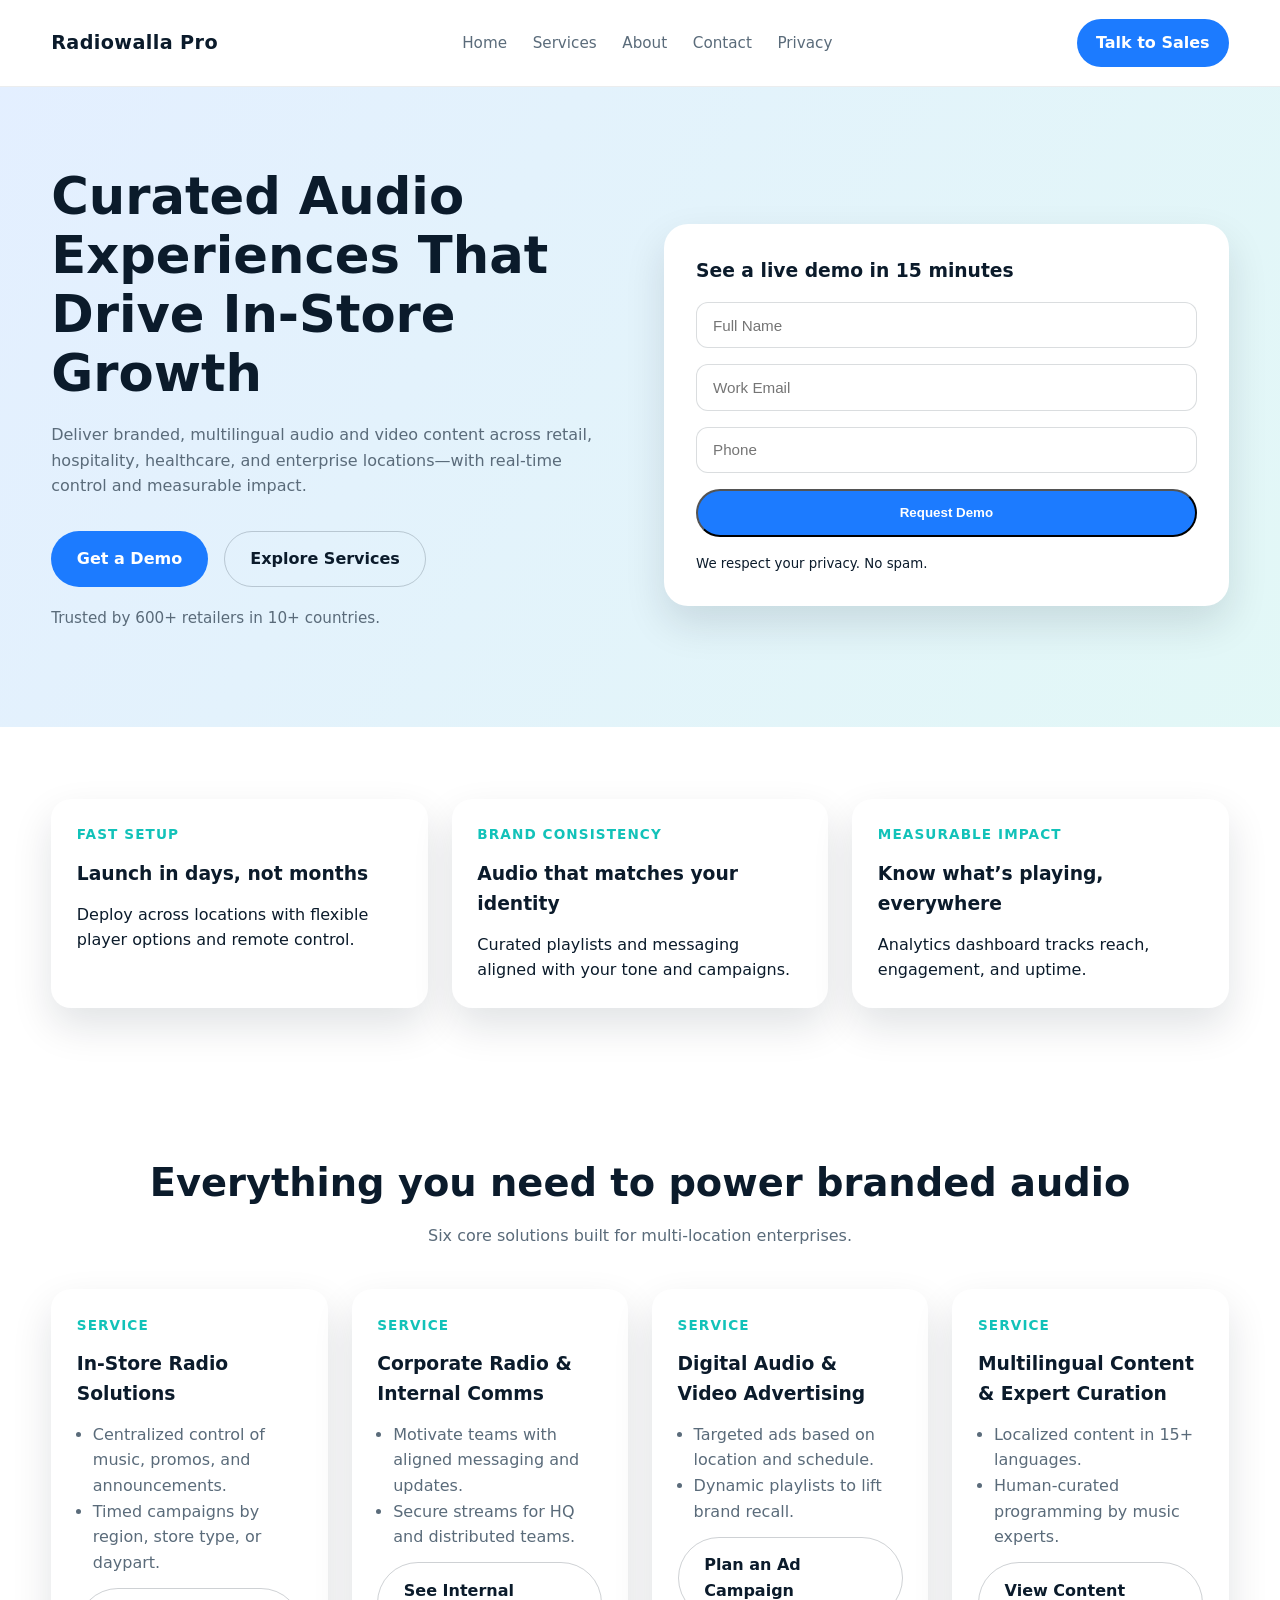
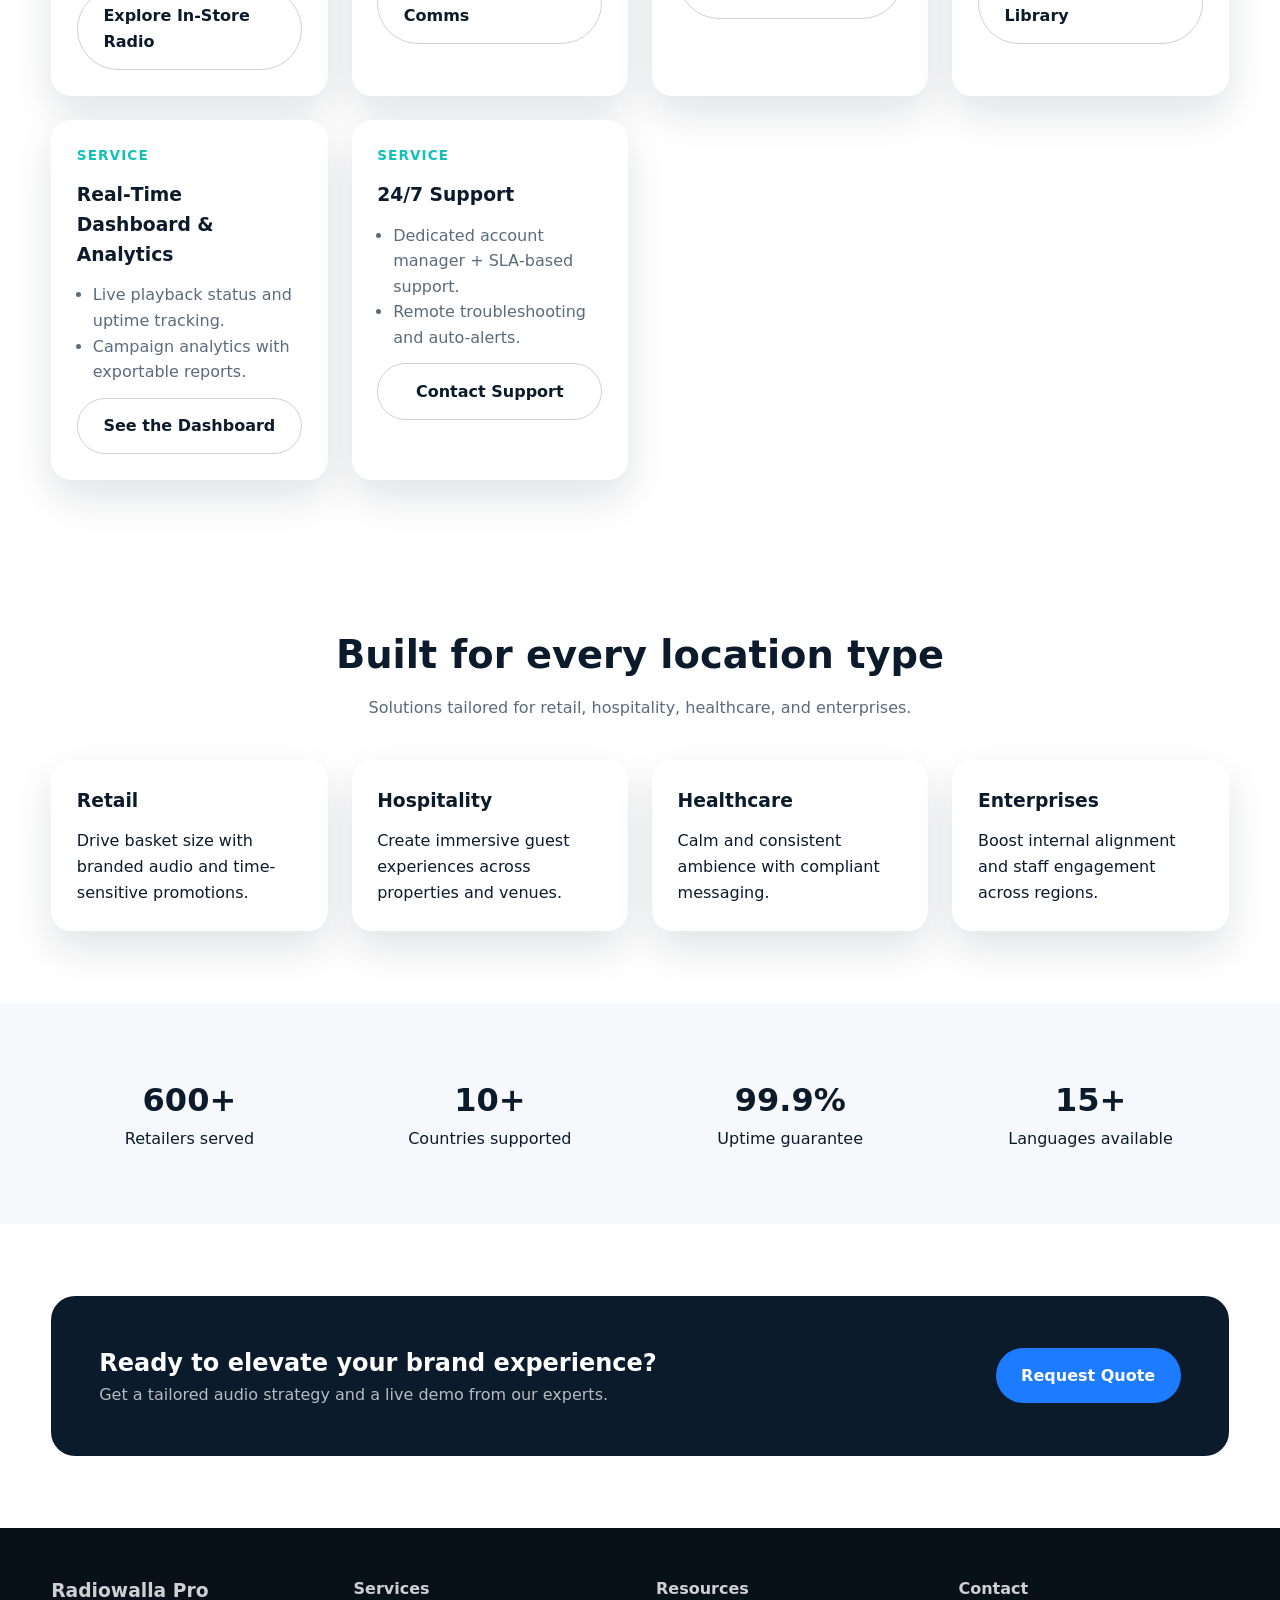
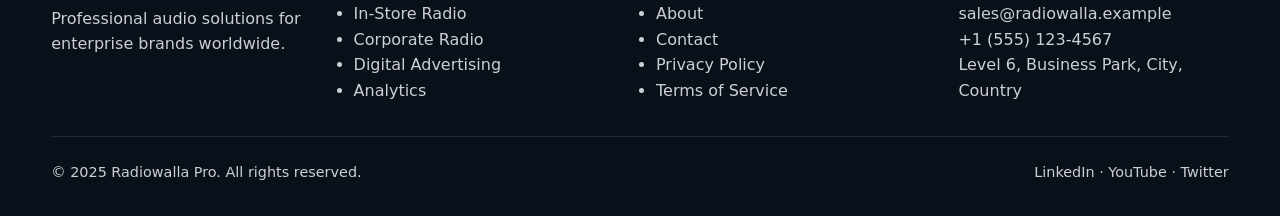
<file: index.html>
<!DOCTYPE html>
<html lang="en">
  <head>
    <meta charset="UTF-8" />
    <meta name="viewport" content="width=device-width, initial-scale=1.0" />
    <title>Radiowalla Pro Audio Solutions</title>
    <link rel="stylesheet" href="styles.css" />
  </head>
  <body>
    <header>
      <div class="container nav">
        <div class="logo">Radiowalla Pro</div>
        <nav class="nav-links">
          <a href="index.html">Home</a>
          <a href="services/in-store-radio.html">Services</a>
          <a href="about.html">About</a>
          <a href="contact.html">Contact</a>
          <a href="privacy.html">Privacy</a>
        </nav>
        <a class="nav-cta" href="contact.html">Talk to Sales</a>
        <button class="menu-toggle" aria-label="Toggle navigation">Menu</button>
      </div>
    </header>

    <section class="hero">
      <div class="container hero-grid">
        <div>
          <h1>Curated Audio Experiences That Drive In‑Store Growth</h1>
          <p>
            Deliver branded, multilingual audio and video content across retail,
            hospitality, healthcare, and enterprise locations—with real-time
            control and measurable impact.
          </p>
          <div class="button-group">
            <a class="btn-primary" href="contact.html">Get a Demo</a>
            <a class="btn-secondary" href="services/in-store-radio.html">Explore Services</a>
          </div>
          <p class="trust-line">Trusted by 600+ retailers in 10+ countries.</p>
        </div>
        <div class="hero-card">
          <h3>See a live demo in 15 minutes</h3>
          <form class="form-grid" data-lead-form>
            <input type="text" placeholder="Full Name" required />
            <input type="email" placeholder="Work Email" required />
            <input type="tel" placeholder="Phone" required />
            <button class="btn-primary" type="submit">Request Demo</button>
            <small class="form-status" aria-live="polite">We respect your privacy. No spam.</small>
          </form>
        </div>
      </div>
    </section>

    <section class="section">
      <div class="container card-grid">
        <div class="card">
          <span>Fast Setup</span>
          <h3>Launch in days, not months</h3>
          <p>Deploy across locations with flexible player options and remote control.</p>
        </div>
        <div class="card">
          <span>Brand Consistency</span>
          <h3>Audio that matches your identity</h3>
          <p>Curated playlists and messaging aligned with your tone and campaigns.</p>
        </div>
        <div class="card">
          <span>Measurable Impact</span>
          <h3>Know what’s playing, everywhere</h3>
          <p>Analytics dashboard tracks reach, engagement, and uptime.</p>
        </div>
      </div>
    </section>

    <section class="section">
      <div class="container section-title">
        <h2>Everything you need to power branded audio</h2>
        <p>Six core solutions built for multi-location enterprises.</p>
      </div>
      <div class="container card-grid">
        <div class="card">
          <span>Service</span>
          <h3>In‑Store Radio Solutions</h3>
          <ul>
            <li>Centralized control of music, promos, and announcements.</li>
            <li>Timed campaigns by region, store type, or daypart.</li>
          </ul>
          <a class="btn-secondary" href="services/in-store-radio.html">Explore In‑Store Radio</a>
        </div>
        <div class="card">
          <span>Service</span>
          <h3>Corporate Radio & Internal Comms</h3>
          <ul>
            <li>Motivate teams with aligned messaging and updates.</li>
            <li>Secure streams for HQ and distributed teams.</li>
          </ul>
          <a class="btn-secondary" href="services/corporate-radio.html">See Internal Comms</a>
        </div>
        <div class="card">
          <span>Service</span>
          <h3>Digital Audio & Video Advertising</h3>
          <ul>
            <li>Targeted ads based on location and schedule.</li>
            <li>Dynamic playlists to lift brand recall.</li>
          </ul>
          <a class="btn-secondary" href="services/digital-advertising.html">Plan an Ad Campaign</a>
        </div>
        <div class="card">
          <span>Service</span>
          <h3>Multilingual Content & Expert Curation</h3>
          <ul>
            <li>Localized content in 15+ languages.</li>
            <li>Human‑curated programming by music experts.</li>
          </ul>
          <a class="btn-secondary" href="services/multilingual-content.html">View Content Library</a>
        </div>
        <div class="card">
          <span>Service</span>
          <h3>Real‑Time Dashboard & Analytics</h3>
          <ul>
            <li>Live playback status and uptime tracking.</li>
            <li>Campaign analytics with exportable reports.</li>
          </ul>
          <a class="btn-secondary" href="services/analytics.html">See the Dashboard</a>
        </div>
        <div class="card">
          <span>Service</span>
          <h3>24/7 Support</h3>
          <ul>
            <li>Dedicated account manager + SLA‑based support.</li>
            <li>Remote troubleshooting and auto‑alerts.</li>
          </ul>
          <a class="btn-secondary" href="services/support.html">Contact Support</a>
        </div>
      </div>
    </section>

    <section class="section">
      <div class="container section-title">
        <h2>Built for every location type</h2>
        <p>Solutions tailored for retail, hospitality, healthcare, and enterprises.</p>
      </div>
      <div class="container card-grid">
        <div class="card">
          <h3>Retail</h3>
          <p>Drive basket size with branded audio and time-sensitive promotions.</p>
        </div>
        <div class="card">
          <h3>Hospitality</h3>
          <p>Create immersive guest experiences across properties and venues.</p>
        </div>
        <div class="card">
          <h3>Healthcare</h3>
          <p>Calm and consistent ambience with compliant messaging.</p>
        </div>
        <div class="card">
          <h3>Enterprises</h3>
          <p>Boost internal alignment and staff engagement across regions.</p>
        </div>
      </div>
    </section>

    <section class="section metrics">
      <div class="container metrics-grid">
        <div class="metric">
          <strong>600+</strong>
          <span>Retailers served</span>
        </div>
        <div class="metric">
          <strong>10+</strong>
          <span>Countries supported</span>
        </div>
        <div class="metric">
          <strong>99.9%</strong>
          <span>Uptime guarantee</span>
        </div>
        <div class="metric">
          <strong>15+</strong>
          <span>Languages available</span>
        </div>
      </div>
    </section>

    <section class="section">
      <div class="container cta-banner">
        <div>
          <h2>Ready to elevate your brand experience?</h2>
          <p>Get a tailored audio strategy and a live demo from our experts.</p>
        </div>
        <a class="btn-primary" href="contact.html">Request Quote</a>
      </div>
    </section>

    <footer>
      <div class="container footer-grid">
        <div>
          <h3>Radiowalla Pro</h3>
          <p>Professional audio solutions for enterprise brands worldwide.</p>
        </div>
        <div>
          <h4>Services</h4>
          <ul>
            <li><a href="services/in-store-radio.html">In‑Store Radio</a></li>
            <li><a href="services/corporate-radio.html">Corporate Radio</a></li>
            <li><a href="services/digital-advertising.html">Digital Advertising</a></li>
            <li><a href="services/analytics.html">Analytics</a></li>
          </ul>
        </div>
        <div>
          <h4>Resources</h4>
          <ul>
            <li><a href="about.html">About</a></li>
            <li><a href="contact.html">Contact</a></li>
            <li><a href="privacy.html">Privacy Policy</a></li>
            <li><a href="terms.html">Terms of Service</a></li>
          </ul>
        </div>
        <div>
          <h4>Contact</h4>
          <p>sales@radiowalla.example</p>
          <p>+1 (555) 123‑4567</p>
          <p>Level 6, Business Park, City, Country</p>
        </div>
      </div>
      <div class="container footer-bottom">
        <span>© 2025 Radiowalla Pro. All rights reserved.</span>
        <span>LinkedIn · YouTube · Twitter</span>
      </div>
    </footer>

    <script src="script.js"></script>
  </body>
</html>
</file>
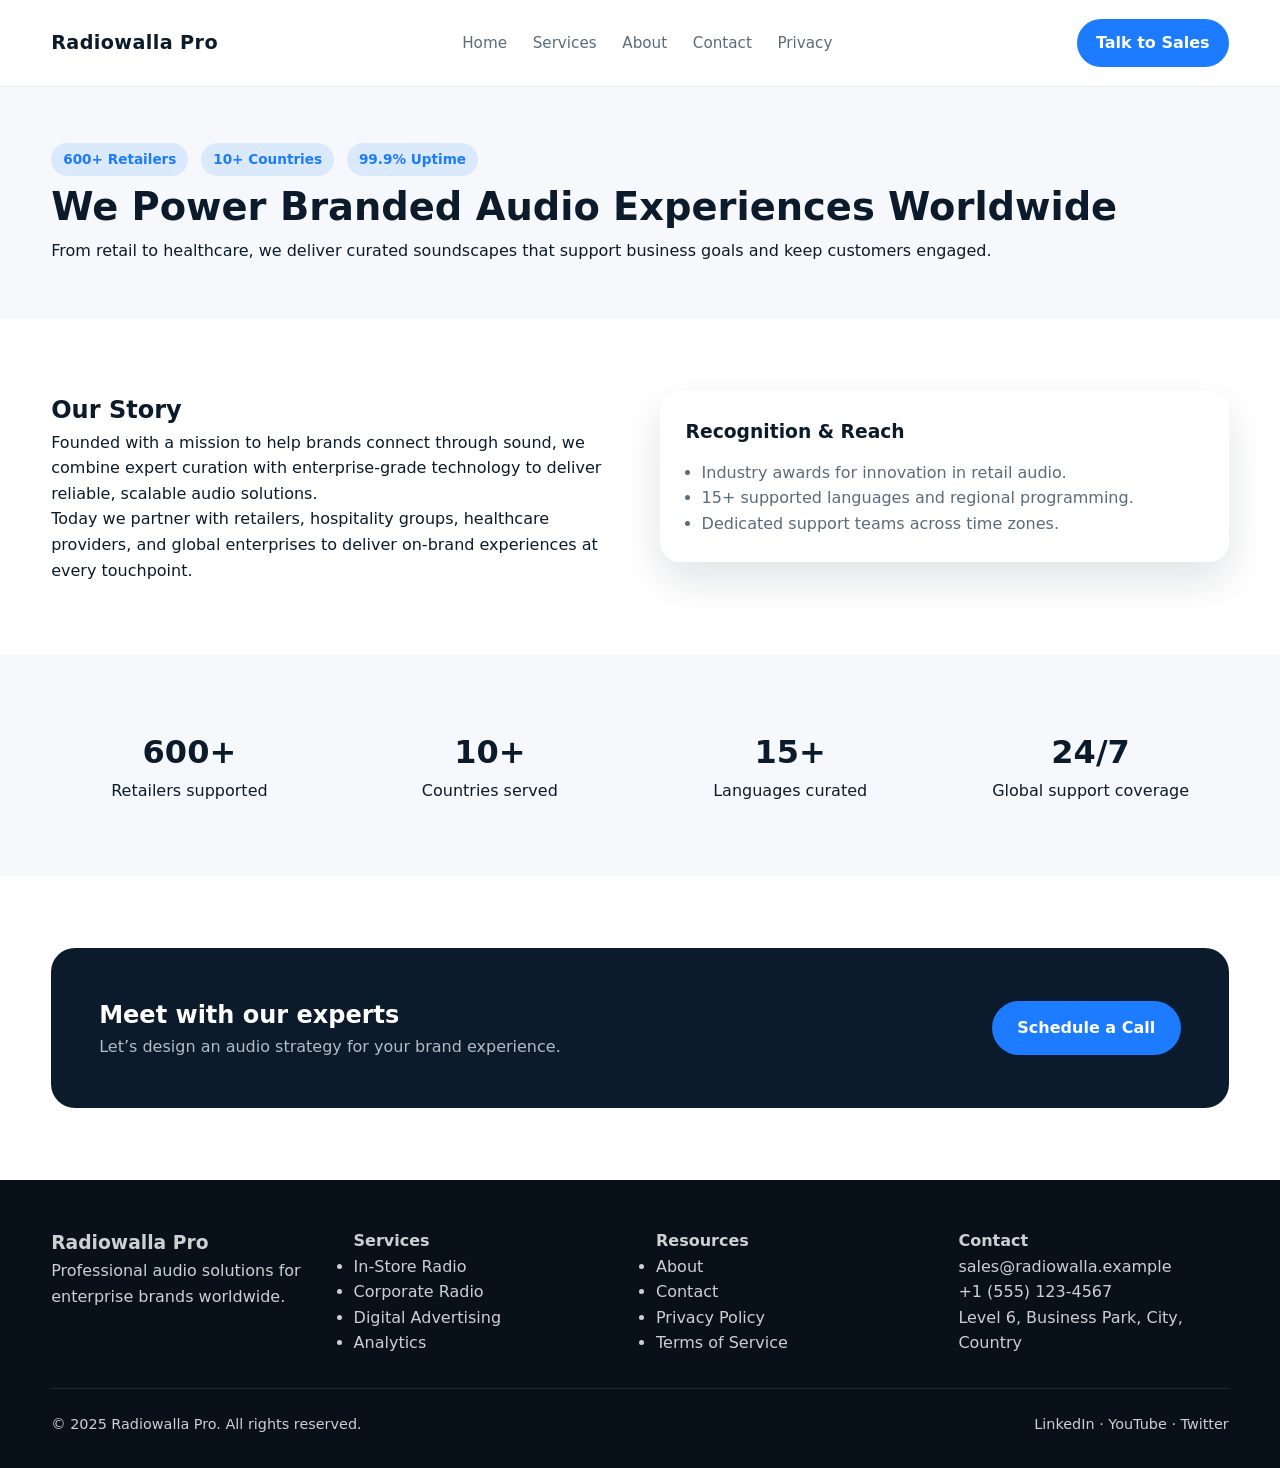
<file: about.html>
<!DOCTYPE html>
<html lang="en">
  <head>
    <meta charset="UTF-8" />
    <meta name="viewport" content="width=device-width, initial-scale=1.0" />
    <title>About Us | Radiowalla Pro</title>
    <link rel="stylesheet" href="styles.css" />
  </head>
  <body>
    <header>
      <div class="container nav">
        <div class="logo">Radiowalla Pro</div>
        <nav class="nav-links">
          <a href="index.html">Home</a>
          <a href="services/in-store-radio.html">Services</a>
          <a href="about.html">About</a>
          <a href="contact.html">Contact</a>
          <a href="privacy.html">Privacy</a>
        </nav>
        <a class="nav-cta" href="contact.html">Talk to Sales</a>
        <button class="menu-toggle" aria-label="Toggle navigation">Menu</button>
      </div>
    </header>

    <section class="page-hero">
      <div class="container">
        <div class="badge-row">
          <span class="badge">600+ Retailers</span>
          <span class="badge">10+ Countries</span>
          <span class="badge">99.9% Uptime</span>
        </div>
        <h1>We Power Branded Audio Experiences Worldwide</h1>
        <p>
          From retail to healthcare, we deliver curated soundscapes that support
          business goals and keep customers engaged.
        </p>
      </div>
    </section>

    <section class="section">
      <div class="container two-column">
        <div>
          <h2>Our Story</h2>
          <p>
            Founded with a mission to help brands connect through sound, we combine
            expert curation with enterprise-grade technology to deliver reliable,
            scalable audio solutions.
          </p>
          <p>
            Today we partner with retailers, hospitality groups, healthcare
            providers, and global enterprises to deliver on-brand experiences at
            every touchpoint.
          </p>
        </div>
        <div class="card">
          <h3>Recognition & Reach</h3>
          <ul>
            <li>Industry awards for innovation in retail audio.</li>
            <li>15+ supported languages and regional programming.</li>
            <li>Dedicated support teams across time zones.</li>
          </ul>
        </div>
      </div>
    </section>

    <section class="section metrics">
      <div class="container metrics-grid">
        <div class="metric">
          <strong>600+</strong>
          <span>Retailers supported</span>
        </div>
        <div class="metric">
          <strong>10+</strong>
          <span>Countries served</span>
        </div>
        <div class="metric">
          <strong>15+</strong>
          <span>Languages curated</span>
        </div>
        <div class="metric">
          <strong>24/7</strong>
          <span>Global support coverage</span>
        </div>
      </div>
    </section>

    <section class="section">
      <div class="container cta-banner">
        <div>
          <h2>Meet with our experts</h2>
          <p>Let’s design an audio strategy for your brand experience.</p>
        </div>
        <a class="btn-primary" href="contact.html">Schedule a Call</a>
      </div>
    </section>

    <footer>
      <div class="container footer-grid">
        <div>
          <h3>Radiowalla Pro</h3>
          <p>Professional audio solutions for enterprise brands worldwide.</p>
        </div>
        <div>
          <h4>Services</h4>
          <ul>
            <li><a href="services/in-store-radio.html">In‑Store Radio</a></li>
            <li><a href="services/corporate-radio.html">Corporate Radio</a></li>
            <li><a href="services/digital-advertising.html">Digital Advertising</a></li>
            <li><a href="services/analytics.html">Analytics</a></li>
          </ul>
        </div>
        <div>
          <h4>Resources</h4>
          <ul>
            <li><a href="about.html">About</a></li>
            <li><a href="contact.html">Contact</a></li>
            <li><a href="privacy.html">Privacy Policy</a></li>
            <li><a href="terms.html">Terms of Service</a></li>
          </ul>
        </div>
        <div>
          <h4>Contact</h4>
          <p>sales@radiowalla.example</p>
          <p>+1 (555) 123‑4567</p>
          <p>Level 6, Business Park, City, Country</p>
        </div>
      </div>
      <div class="container footer-bottom">
        <span>© 2025 Radiowalla Pro. All rights reserved.</span>
        <span>LinkedIn · YouTube · Twitter</span>
      </div>
    </footer>

    <script src="script.js"></script>
  </body>
</html>
</file>
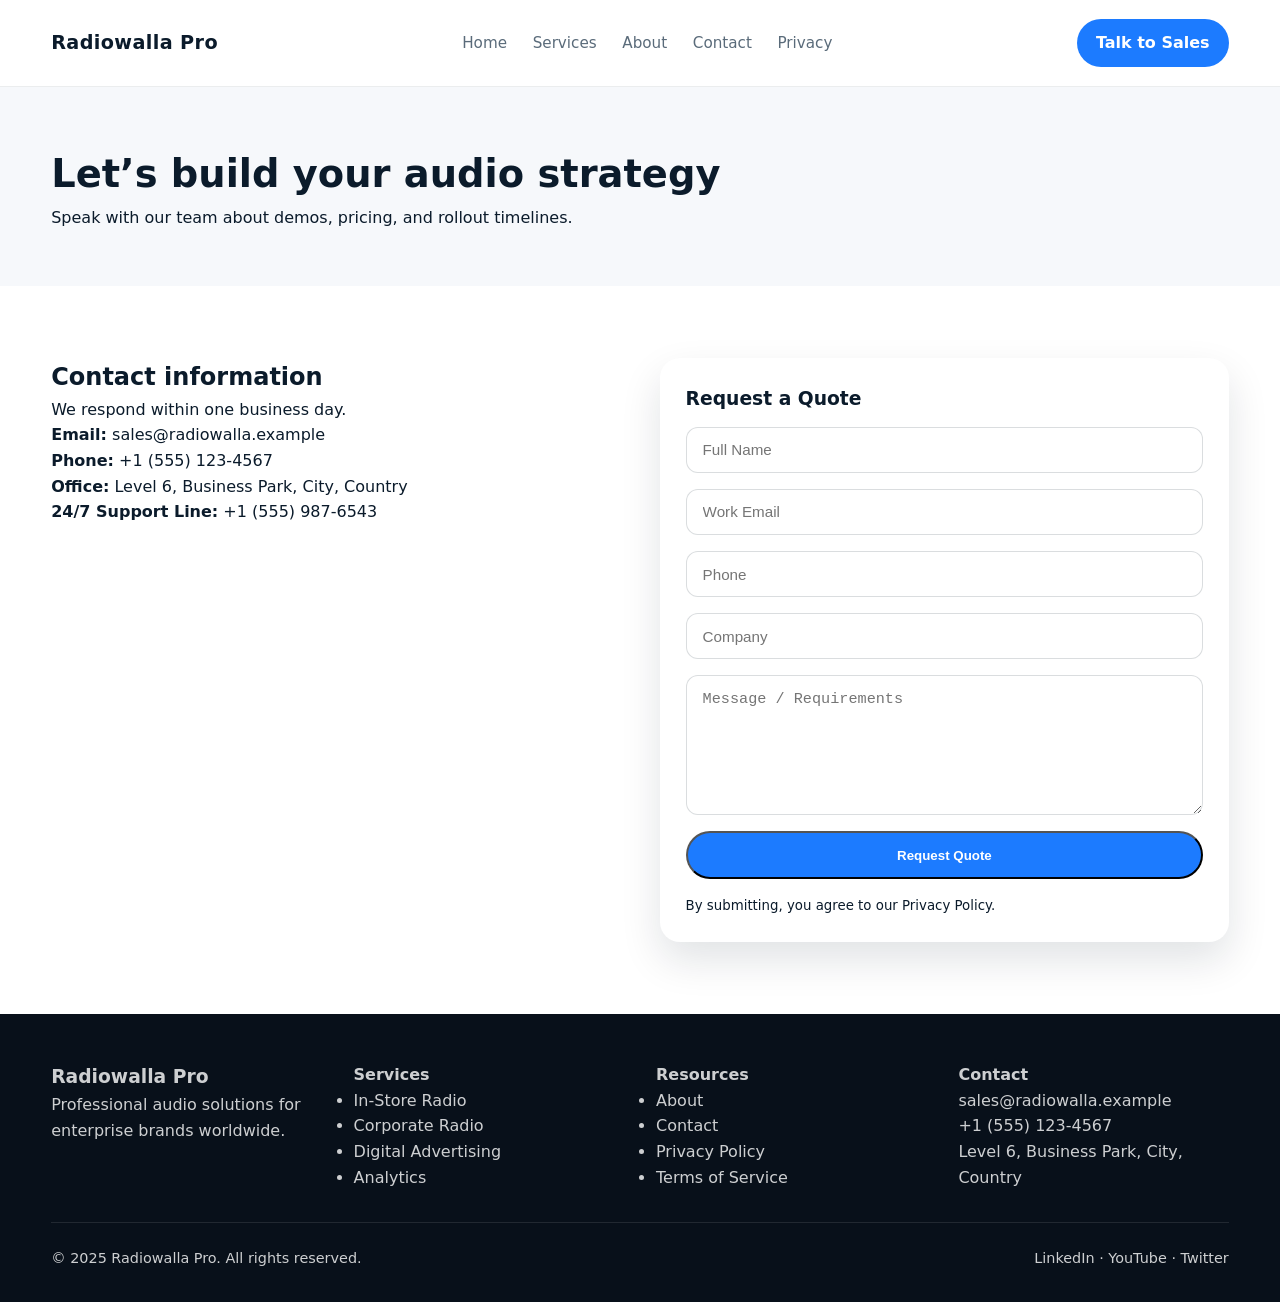
<file: contact.html>
<!DOCTYPE html>
<html lang="en">
  <head>
    <meta charset="UTF-8" />
    <meta name="viewport" content="width=device-width, initial-scale=1.0" />
    <title>Contact Us | Radiowalla Pro</title>
    <link rel="stylesheet" href="styles.css" />
  </head>
  <body>
    <header>
      <div class="container nav">
        <div class="logo">Radiowalla Pro</div>
        <nav class="nav-links">
          <a href="index.html">Home</a>
          <a href="services/in-store-radio.html">Services</a>
          <a href="about.html">About</a>
          <a href="contact.html">Contact</a>
          <a href="privacy.html">Privacy</a>
        </nav>
        <a class="nav-cta" href="contact.html">Talk to Sales</a>
        <button class="menu-toggle" aria-label="Toggle navigation">Menu</button>
      </div>
    </header>

    <section class="page-hero">
      <div class="container">
        <h1>Let’s build your audio strategy</h1>
        <p>Speak with our team about demos, pricing, and rollout timelines.</p>
      </div>
    </section>

    <section class="section">
      <div class="container two-column">
        <div>
          <h2>Contact information</h2>
          <p>We respond within one business day.</p>
          <p><strong>Email:</strong> sales@radiowalla.example</p>
          <p><strong>Phone:</strong> +1 (555) 123‑4567</p>
          <p><strong>Office:</strong> Level 6, Business Park, City, Country</p>
          <p><strong>24/7 Support Line:</strong> +1 (555) 987‑6543</p>
        </div>
        <div class="card">
          <h3>Request a Quote</h3>
          <form class="form-grid" data-lead-form>
            <input type="text" placeholder="Full Name" required />
            <input type="email" placeholder="Work Email" required />
            <input type="tel" placeholder="Phone" required />
            <input type="text" placeholder="Company" required />
            <textarea placeholder="Message / Requirements"></textarea>
            <button class="btn-primary" type="submit">Request Quote</button>
            <small class="form-status" aria-live="polite">
              By submitting, you agree to our Privacy Policy.
            </small>
          </form>
        </div>
      </div>
    </section>

    <footer>
      <div class="container footer-grid">
        <div>
          <h3>Radiowalla Pro</h3>
          <p>Professional audio solutions for enterprise brands worldwide.</p>
        </div>
        <div>
          <h4>Services</h4>
          <ul>
            <li><a href="services/in-store-radio.html">In‑Store Radio</a></li>
            <li><a href="services/corporate-radio.html">Corporate Radio</a></li>
            <li><a href="services/digital-advertising.html">Digital Advertising</a></li>
            <li><a href="services/analytics.html">Analytics</a></li>
          </ul>
        </div>
        <div>
          <h4>Resources</h4>
          <ul>
            <li><a href="about.html">About</a></li>
            <li><a href="contact.html">Contact</a></li>
            <li><a href="privacy.html">Privacy Policy</a></li>
            <li><a href="terms.html">Terms of Service</a></li>
          </ul>
        </div>
        <div>
          <h4>Contact</h4>
          <p>sales@radiowalla.example</p>
          <p>+1 (555) 123‑4567</p>
          <p>Level 6, Business Park, City, Country</p>
        </div>
      </div>
      <div class="container footer-bottom">
        <span>© 2025 Radiowalla Pro. All rights reserved.</span>
        <span>LinkedIn · YouTube · Twitter</span>
      </div>
    </footer>

    <script src="script.js"></script>
  </body>
</html>
</file>
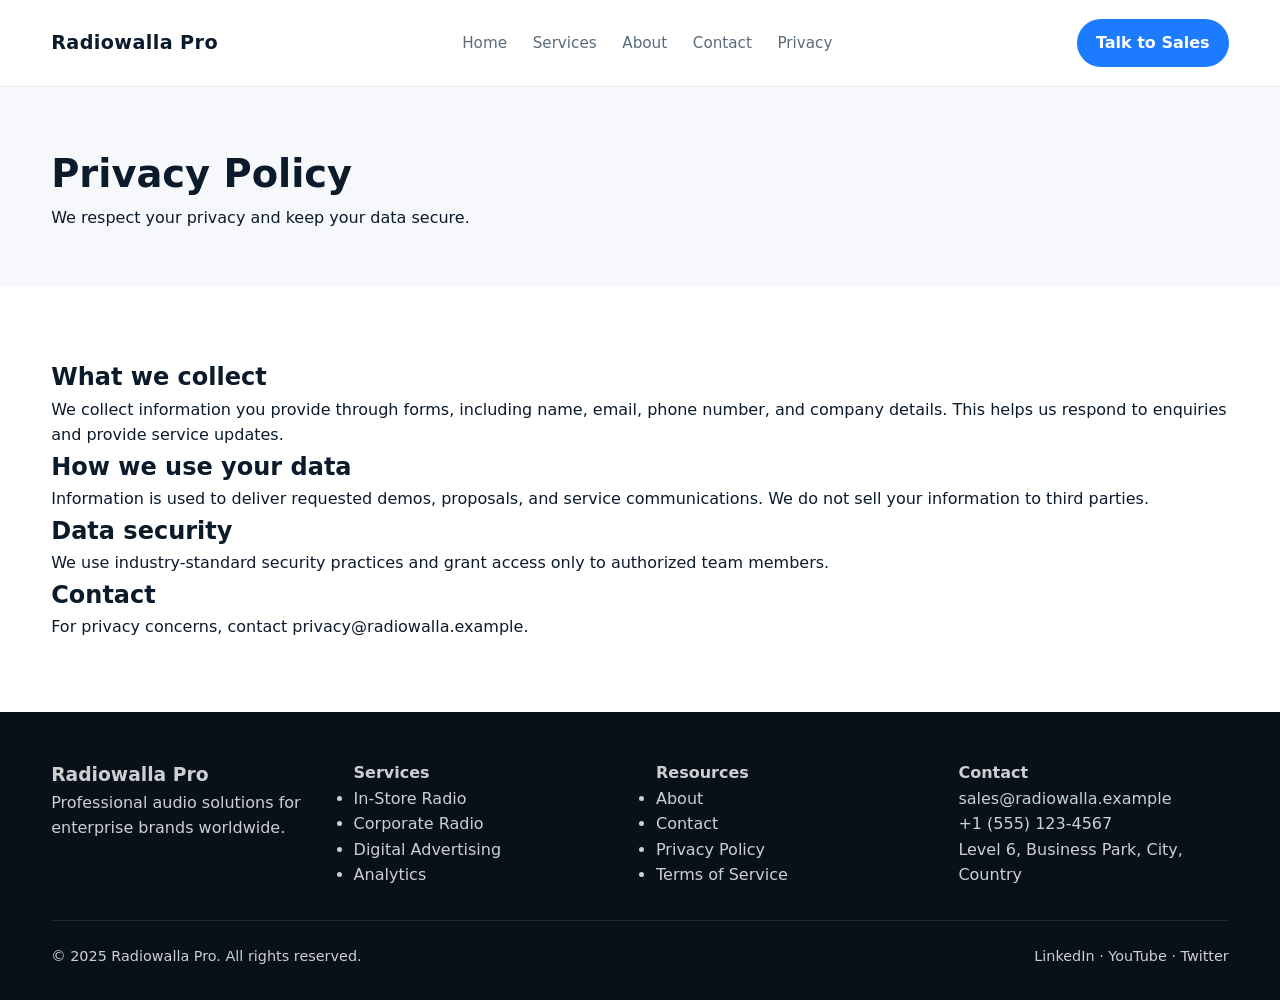
<file: privacy.html>
<!DOCTYPE html>
<html lang="en">
  <head>
    <meta charset="UTF-8" />
    <meta name="viewport" content="width=device-width, initial-scale=1.0" />
    <title>Privacy Policy | Radiowalla Pro</title>
    <link rel="stylesheet" href="styles.css" />
  </head>
  <body>
    <header>
      <div class="container nav">
        <div class="logo">Radiowalla Pro</div>
        <nav class="nav-links">
          <a href="index.html">Home</a>
          <a href="services/in-store-radio.html">Services</a>
          <a href="about.html">About</a>
          <a href="contact.html">Contact</a>
          <a href="privacy.html">Privacy</a>
        </nav>
        <a class="nav-cta" href="contact.html">Talk to Sales</a>
        <button class="menu-toggle" aria-label="Toggle navigation">Menu</button>
      </div>
    </header>

    <section class="page-hero">
      <div class="container">
        <h1>Privacy Policy</h1>
        <p>We respect your privacy and keep your data secure.</p>
      </div>
    </section>

    <section class="section">
      <div class="container">
        <h2>What we collect</h2>
        <p>
          We collect information you provide through forms, including name, email,
          phone number, and company details. This helps us respond to enquiries and
          provide service updates.
        </p>
        <h2>How we use your data</h2>
        <p>
          Information is used to deliver requested demos, proposals, and service
          communications. We do not sell your information to third parties.
        </p>
        <h2>Data security</h2>
        <p>
          We use industry-standard security practices and grant access only to
          authorized team members.
        </p>
        <h2>Contact</h2>
        <p>For privacy concerns, contact privacy@radiowalla.example.</p>
      </div>
    </section>

    <footer>
      <div class="container footer-grid">
        <div>
          <h3>Radiowalla Pro</h3>
          <p>Professional audio solutions for enterprise brands worldwide.</p>
        </div>
        <div>
          <h4>Services</h4>
          <ul>
            <li><a href="services/in-store-radio.html">In‑Store Radio</a></li>
            <li><a href="services/corporate-radio.html">Corporate Radio</a></li>
            <li><a href="services/digital-advertising.html">Digital Advertising</a></li>
            <li><a href="services/analytics.html">Analytics</a></li>
          </ul>
        </div>
        <div>
          <h4>Resources</h4>
          <ul>
            <li><a href="about.html">About</a></li>
            <li><a href="contact.html">Contact</a></li>
            <li><a href="privacy.html">Privacy Policy</a></li>
            <li><a href="terms.html">Terms of Service</a></li>
          </ul>
        </div>
        <div>
          <h4>Contact</h4>
          <p>sales@radiowalla.example</p>
          <p>+1 (555) 123‑4567</p>
          <p>Level 6, Business Park, City, Country</p>
        </div>
      </div>
      <div class="container footer-bottom">
        <span>© 2025 Radiowalla Pro. All rights reserved.</span>
        <span>LinkedIn · YouTube · Twitter</span>
      </div>
    </footer>

    <script src="script.js"></script>
  </body>
</html>
</file>
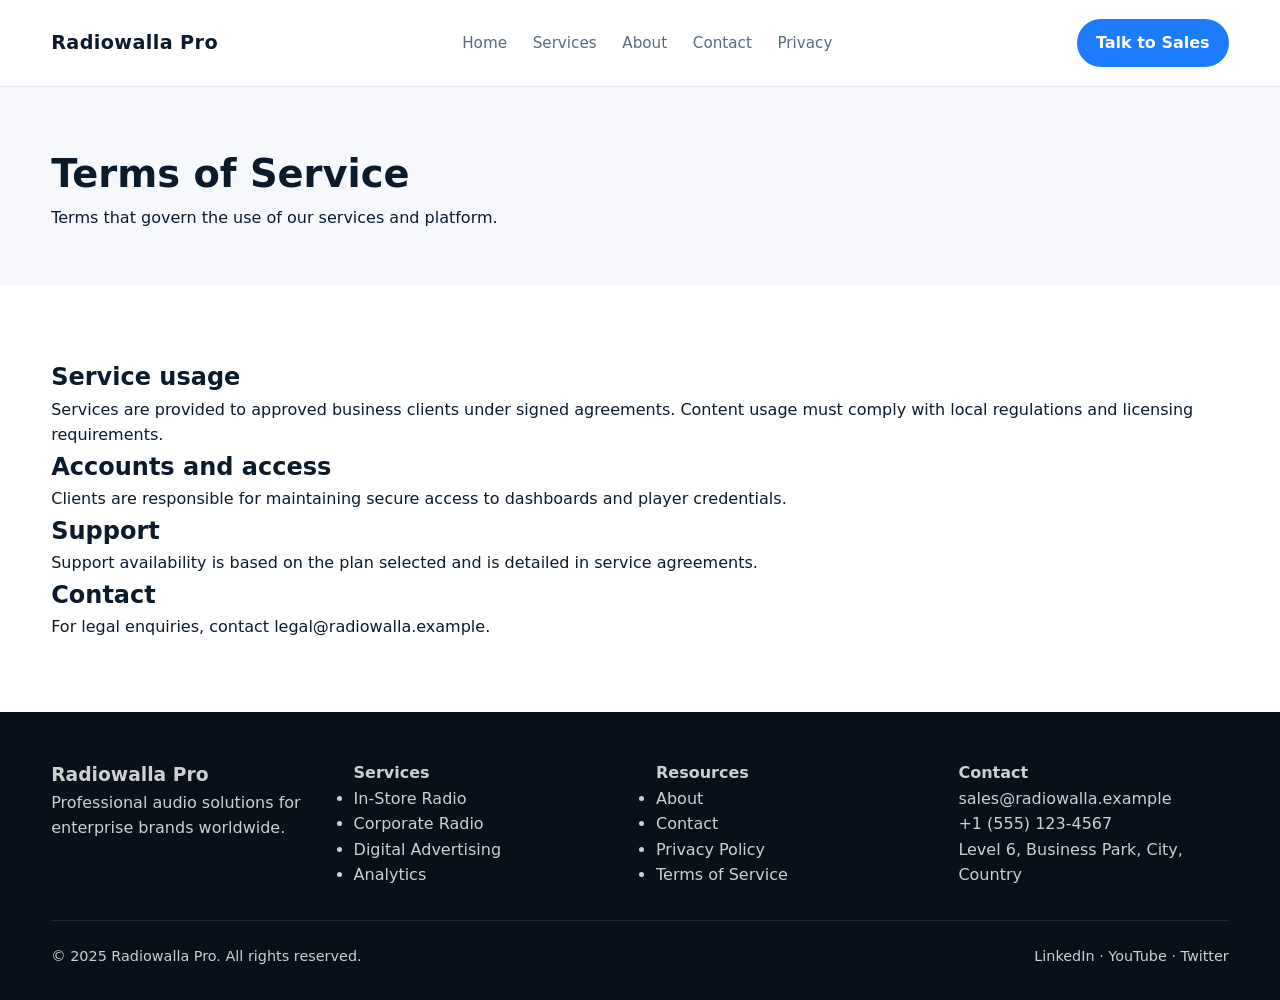
<file: terms.html>
<!DOCTYPE html>
<html lang="en">
  <head>
    <meta charset="UTF-8" />
    <meta name="viewport" content="width=device-width, initial-scale=1.0" />
    <title>Terms of Service | Radiowalla Pro</title>
    <link rel="stylesheet" href="styles.css" />
  </head>
  <body>
    <header>
      <div class="container nav">
        <div class="logo">Radiowalla Pro</div>
        <nav class="nav-links">
          <a href="index.html">Home</a>
          <a href="services/in-store-radio.html">Services</a>
          <a href="about.html">About</a>
          <a href="contact.html">Contact</a>
          <a href="privacy.html">Privacy</a>
        </nav>
        <a class="nav-cta" href="contact.html">Talk to Sales</a>
        <button class="menu-toggle" aria-label="Toggle navigation">Menu</button>
      </div>
    </header>

    <section class="page-hero">
      <div class="container">
        <h1>Terms of Service</h1>
        <p>Terms that govern the use of our services and platform.</p>
      </div>
    </section>

    <section class="section">
      <div class="container">
        <h2>Service usage</h2>
        <p>
          Services are provided to approved business clients under signed
          agreements. Content usage must comply with local regulations and
          licensing requirements.
        </p>
        <h2>Accounts and access</h2>
        <p>
          Clients are responsible for maintaining secure access to dashboards and
          player credentials.
        </p>
        <h2>Support</h2>
        <p>
          Support availability is based on the plan selected and is detailed in
          service agreements.
        </p>
        <h2>Contact</h2>
        <p>For legal enquiries, contact legal@radiowalla.example.</p>
      </div>
    </section>

    <footer>
      <div class="container footer-grid">
        <div>
          <h3>Radiowalla Pro</h3>
          <p>Professional audio solutions for enterprise brands worldwide.</p>
        </div>
        <div>
          <h4>Services</h4>
          <ul>
            <li><a href="services/in-store-radio.html">In‑Store Radio</a></li>
            <li><a href="services/corporate-radio.html">Corporate Radio</a></li>
            <li><a href="services/digital-advertising.html">Digital Advertising</a></li>
            <li><a href="services/analytics.html">Analytics</a></li>
          </ul>
        </div>
        <div>
          <h4>Resources</h4>
          <ul>
            <li><a href="about.html">About</a></li>
            <li><a href="contact.html">Contact</a></li>
            <li><a href="privacy.html">Privacy Policy</a></li>
            <li><a href="terms.html">Terms of Service</a></li>
          </ul>
        </div>
        <div>
          <h4>Contact</h4>
          <p>sales@radiowalla.example</p>
          <p>+1 (555) 123‑4567</p>
          <p>Level 6, Business Park, City, Country</p>
        </div>
      </div>
      <div class="container footer-bottom">
        <span>© 2025 Radiowalla Pro. All rights reserved.</span>
        <span>LinkedIn · YouTube · Twitter</span>
      </div>
    </footer>

    <script src="script.js"></script>
  </body>
</html>
</file>
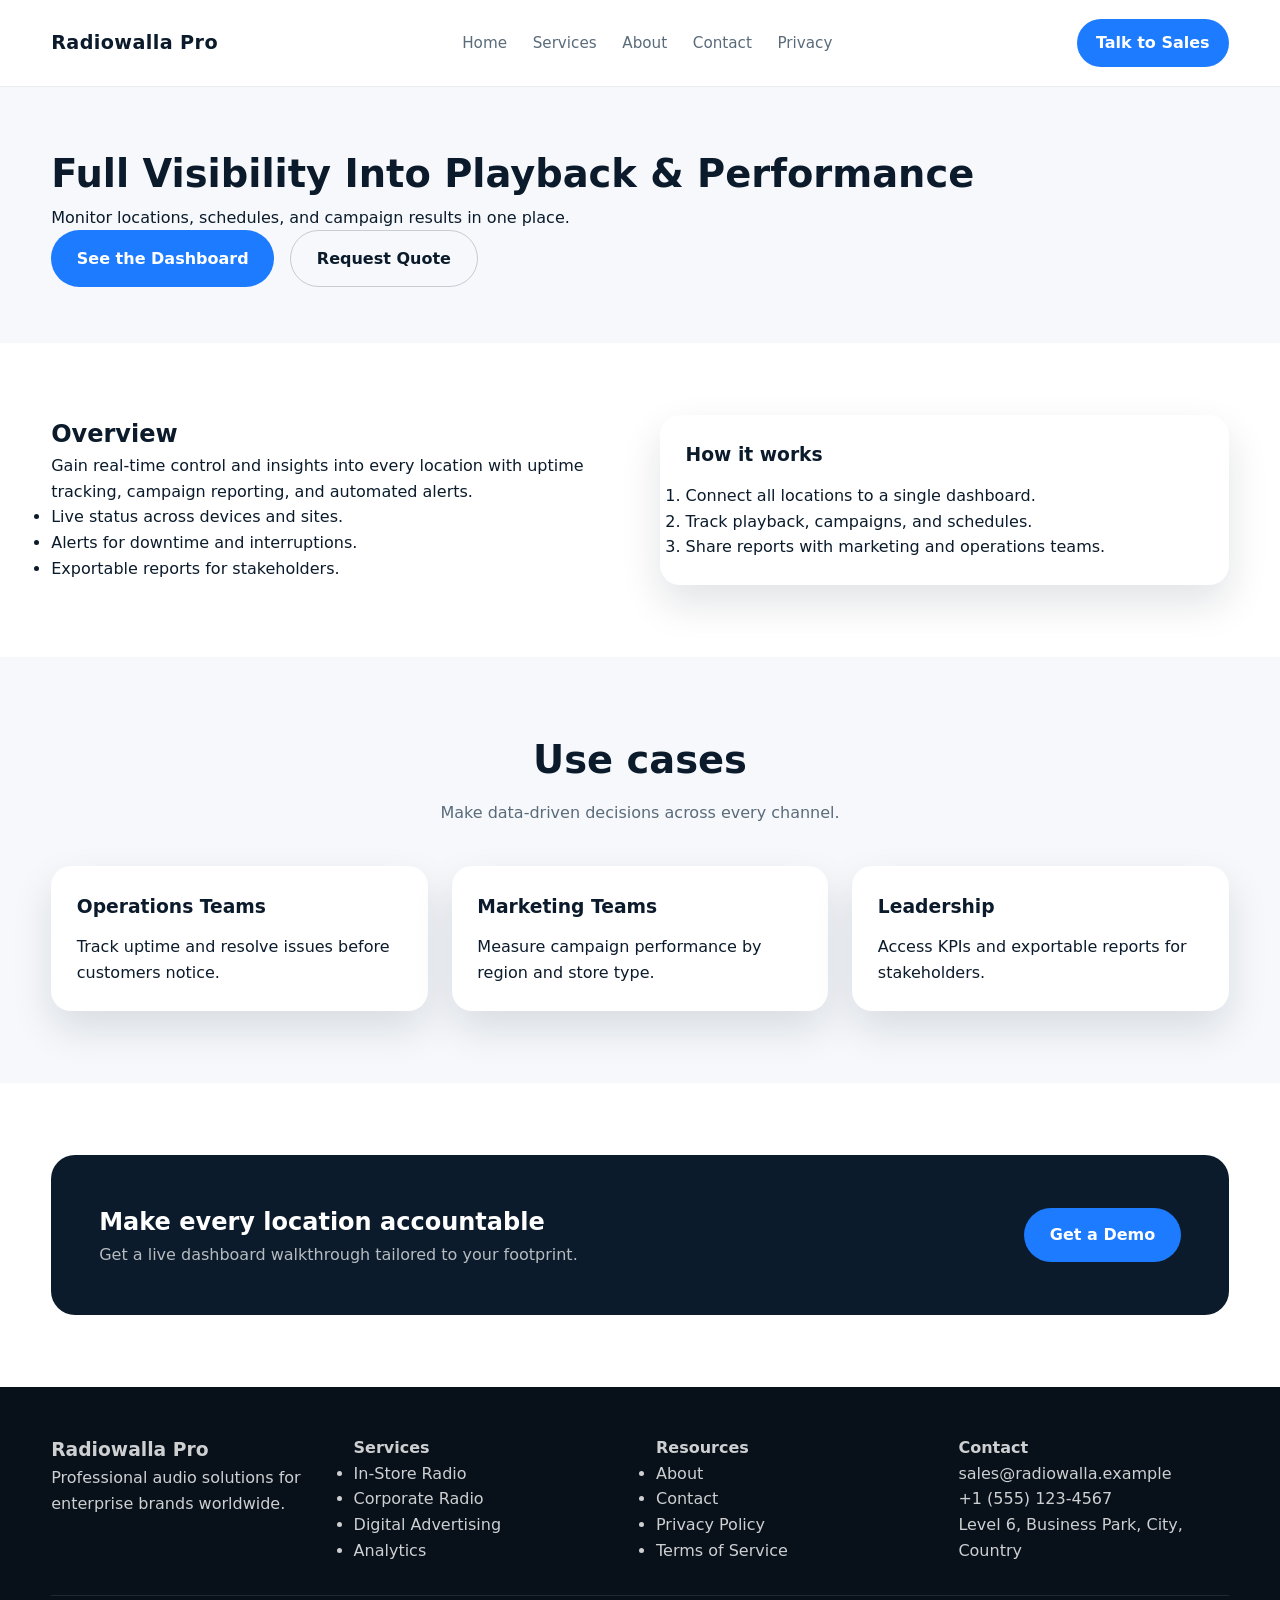
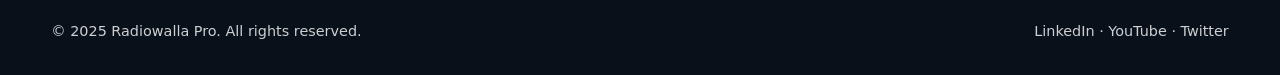
<file: services/analytics.html>
<!DOCTYPE html>
<html lang="en">
  <head>
    <meta charset="UTF-8" />
    <meta name="viewport" content="width=device-width, initial-scale=1.0" />
    <title>Real‑Time Dashboard & Analytics | Radiowalla Pro</title>
    <link rel="stylesheet" href="../styles.css" />
  </head>
  <body>
    <header>
      <div class="container nav">
        <div class="logo">Radiowalla Pro</div>
        <nav class="nav-links">
          <a href="../index.html">Home</a>
          <a href="in-store-radio.html">Services</a>
          <a href="../about.html">About</a>
          <a href="../contact.html">Contact</a>
          <a href="../privacy.html">Privacy</a>
        </nav>
        <a class="nav-cta" href="../contact.html">Talk to Sales</a>
        <button class="menu-toggle" aria-label="Toggle navigation">Menu</button>
      </div>
    </header>

    <section class="page-hero">
      <div class="container">
        <h1>Full Visibility Into Playback & Performance</h1>
        <p>Monitor locations, schedules, and campaign results in one place.</p>
        <div class="button-group">
          <a class="btn-primary" href="../contact.html">See the Dashboard</a>
          <a class="btn-secondary" href="../contact.html">Request Quote</a>
        </div>
      </div>
    </section>

    <section class="section">
      <div class="container two-column">
        <div>
          <h2>Overview</h2>
          <p>
            Gain real-time control and insights into every location with uptime tracking,
            campaign reporting, and automated alerts.
          </p>
          <ul>
            <li>Live status across devices and sites.</li>
            <li>Alerts for downtime and interruptions.</li>
            <li>Exportable reports for stakeholders.</li>
          </ul>
        </div>
        <div class="card">
          <h3>How it works</h3>
          <ol>
            <li>Connect all locations to a single dashboard.</li>
            <li>Track playback, campaigns, and schedules.</li>
            <li>Share reports with marketing and operations teams.</li>
          </ol>
        </div>
      </div>
    </section>

    <section class="section metrics">
      <div class="container section-title">
        <h2>Use cases</h2>
        <p>Make data-driven decisions across every channel.</p>
      </div>
      <div class="container card-grid">
        <div class="card">
          <h3>Operations Teams</h3>
          <p>Track uptime and resolve issues before customers notice.</p>
        </div>
        <div class="card">
          <h3>Marketing Teams</h3>
          <p>Measure campaign performance by region and store type.</p>
        </div>
        <div class="card">
          <h3>Leadership</h3>
          <p>Access KPIs and exportable reports for stakeholders.</p>
        </div>
      </div>
    </section>

    <section class="section">
      <div class="container cta-banner">
        <div>
          <h2>Make every location accountable</h2>
          <p>Get a live dashboard walkthrough tailored to your footprint.</p>
        </div>
        <a class="btn-primary" href="../contact.html">Get a Demo</a>
      </div>
    </section>

    <footer>
      <div class="container footer-grid">
        <div>
          <h3>Radiowalla Pro</h3>
          <p>Professional audio solutions for enterprise brands worldwide.</p>
        </div>
        <div>
          <h4>Services</h4>
          <ul>
            <li><a href="in-store-radio.html">In‑Store Radio</a></li>
            <li><a href="corporate-radio.html">Corporate Radio</a></li>
            <li><a href="digital-advertising.html">Digital Advertising</a></li>
            <li><a href="analytics.html">Analytics</a></li>
          </ul>
        </div>
        <div>
          <h4>Resources</h4>
          <ul>
            <li><a href="../about.html">About</a></li>
            <li><a href="../contact.html">Contact</a></li>
            <li><a href="../privacy.html">Privacy Policy</a></li>
            <li><a href="../terms.html">Terms of Service</a></li>
          </ul>
        </div>
        <div>
          <h4>Contact</h4>
          <p>sales@radiowalla.example</p>
          <p>+1 (555) 123‑4567</p>
          <p>Level 6, Business Park, City, Country</p>
        </div>
      </div>
      <div class="container footer-bottom">
        <span>© 2025 Radiowalla Pro. All rights reserved.</span>
        <span>LinkedIn · YouTube · Twitter</span>
      </div>
    </footer>

    <script src="../script.js"></script>
  </body>
</html>
</file>
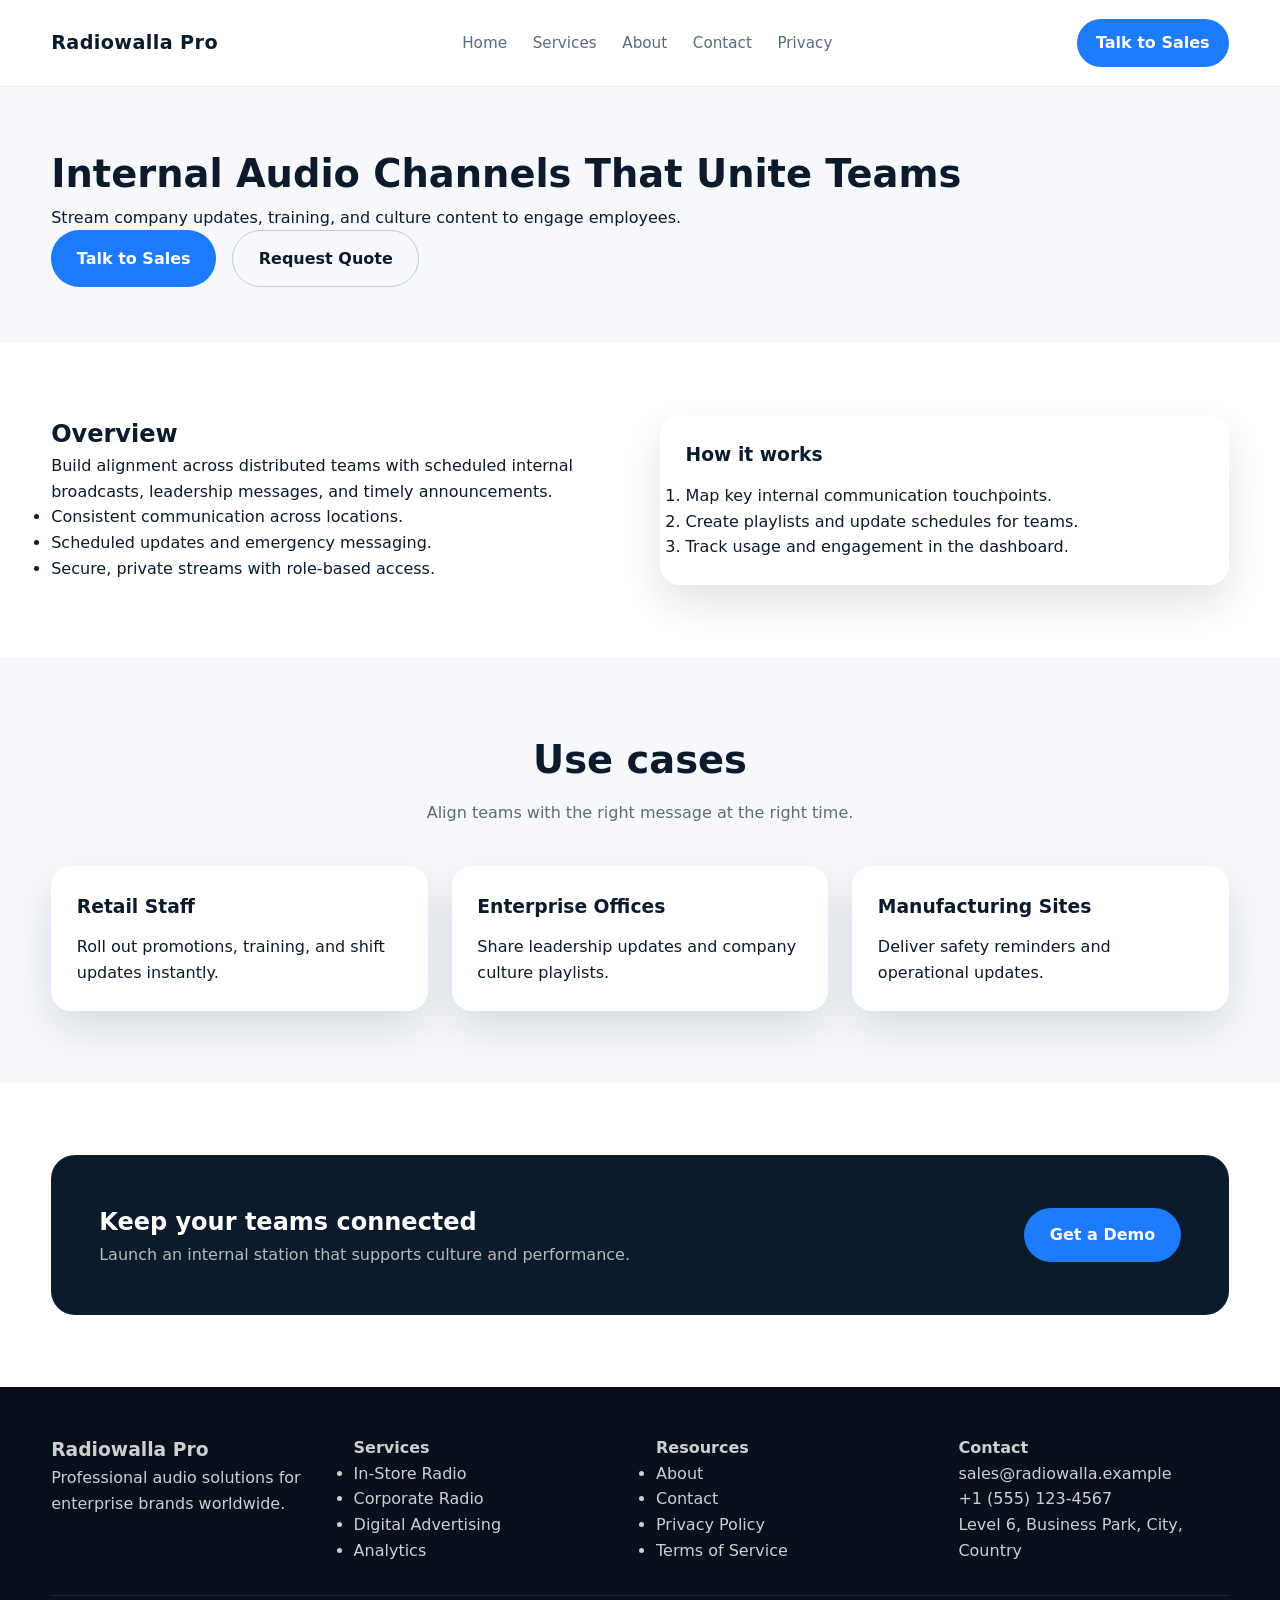
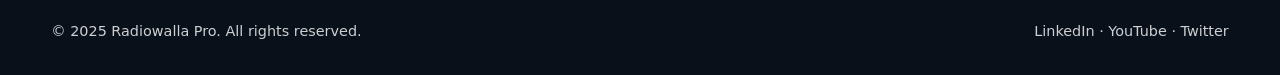
<file: services/corporate-radio.html>
<!DOCTYPE html>
<html lang="en">
  <head>
    <meta charset="UTF-8" />
    <meta name="viewport" content="width=device-width, initial-scale=1.0" />
    <title>Corporate Radio & Internal Comms | Radiowalla Pro</title>
    <link rel="stylesheet" href="../styles.css" />
  </head>
  <body>
    <header>
      <div class="container nav">
        <div class="logo">Radiowalla Pro</div>
        <nav class="nav-links">
          <a href="../index.html">Home</a>
          <a href="in-store-radio.html">Services</a>
          <a href="../about.html">About</a>
          <a href="../contact.html">Contact</a>
          <a href="../privacy.html">Privacy</a>
        </nav>
        <a class="nav-cta" href="../contact.html">Talk to Sales</a>
        <button class="menu-toggle" aria-label="Toggle navigation">Menu</button>
      </div>
    </header>

    <section class="page-hero">
      <div class="container">
        <h1>Internal Audio Channels That Unite Teams</h1>
        <p>Stream company updates, training, and culture content to engage employees.</p>
        <div class="button-group">
          <a class="btn-primary" href="../contact.html">Talk to Sales</a>
          <a class="btn-secondary" href="../contact.html">Request Quote</a>
        </div>
      </div>
    </section>

    <section class="section">
      <div class="container two-column">
        <div>
          <h2>Overview</h2>
          <p>
            Build alignment across distributed teams with scheduled internal broadcasts,
            leadership messages, and timely announcements.
          </p>
          <ul>
            <li>Consistent communication across locations.</li>
            <li>Scheduled updates and emergency messaging.</li>
            <li>Secure, private streams with role-based access.</li>
          </ul>
        </div>
        <div class="card">
          <h3>How it works</h3>
          <ol>
            <li>Map key internal communication touchpoints.</li>
            <li>Create playlists and update schedules for teams.</li>
            <li>Track usage and engagement in the dashboard.</li>
          </ol>
        </div>
      </div>
    </section>

    <section class="section metrics">
      <div class="container section-title">
        <h2>Use cases</h2>
        <p>Align teams with the right message at the right time.</p>
      </div>
      <div class="container card-grid">
        <div class="card">
          <h3>Retail Staff</h3>
          <p>Roll out promotions, training, and shift updates instantly.</p>
        </div>
        <div class="card">
          <h3>Enterprise Offices</h3>
          <p>Share leadership updates and company culture playlists.</p>
        </div>
        <div class="card">
          <h3>Manufacturing Sites</h3>
          <p>Deliver safety reminders and operational updates.</p>
        </div>
      </div>
    </section>

    <section class="section">
      <div class="container cta-banner">
        <div>
          <h2>Keep your teams connected</h2>
          <p>Launch an internal station that supports culture and performance.</p>
        </div>
        <a class="btn-primary" href="../contact.html">Get a Demo</a>
      </div>
    </section>

    <footer>
      <div class="container footer-grid">
        <div>
          <h3>Radiowalla Pro</h3>
          <p>Professional audio solutions for enterprise brands worldwide.</p>
        </div>
        <div>
          <h4>Services</h4>
          <ul>
            <li><a href="in-store-radio.html">In‑Store Radio</a></li>
            <li><a href="corporate-radio.html">Corporate Radio</a></li>
            <li><a href="digital-advertising.html">Digital Advertising</a></li>
            <li><a href="analytics.html">Analytics</a></li>
          </ul>
        </div>
        <div>
          <h4>Resources</h4>
          <ul>
            <li><a href="../about.html">About</a></li>
            <li><a href="../contact.html">Contact</a></li>
            <li><a href="../privacy.html">Privacy Policy</a></li>
            <li><a href="../terms.html">Terms of Service</a></li>
          </ul>
        </div>
        <div>
          <h4>Contact</h4>
          <p>sales@radiowalla.example</p>
          <p>+1 (555) 123‑4567</p>
          <p>Level 6, Business Park, City, Country</p>
        </div>
      </div>
      <div class="container footer-bottom">
        <span>© 2025 Radiowalla Pro. All rights reserved.</span>
        <span>LinkedIn · YouTube · Twitter</span>
      </div>
    </footer>

    <script src="../script.js"></script>
  </body>
</html>
</file>
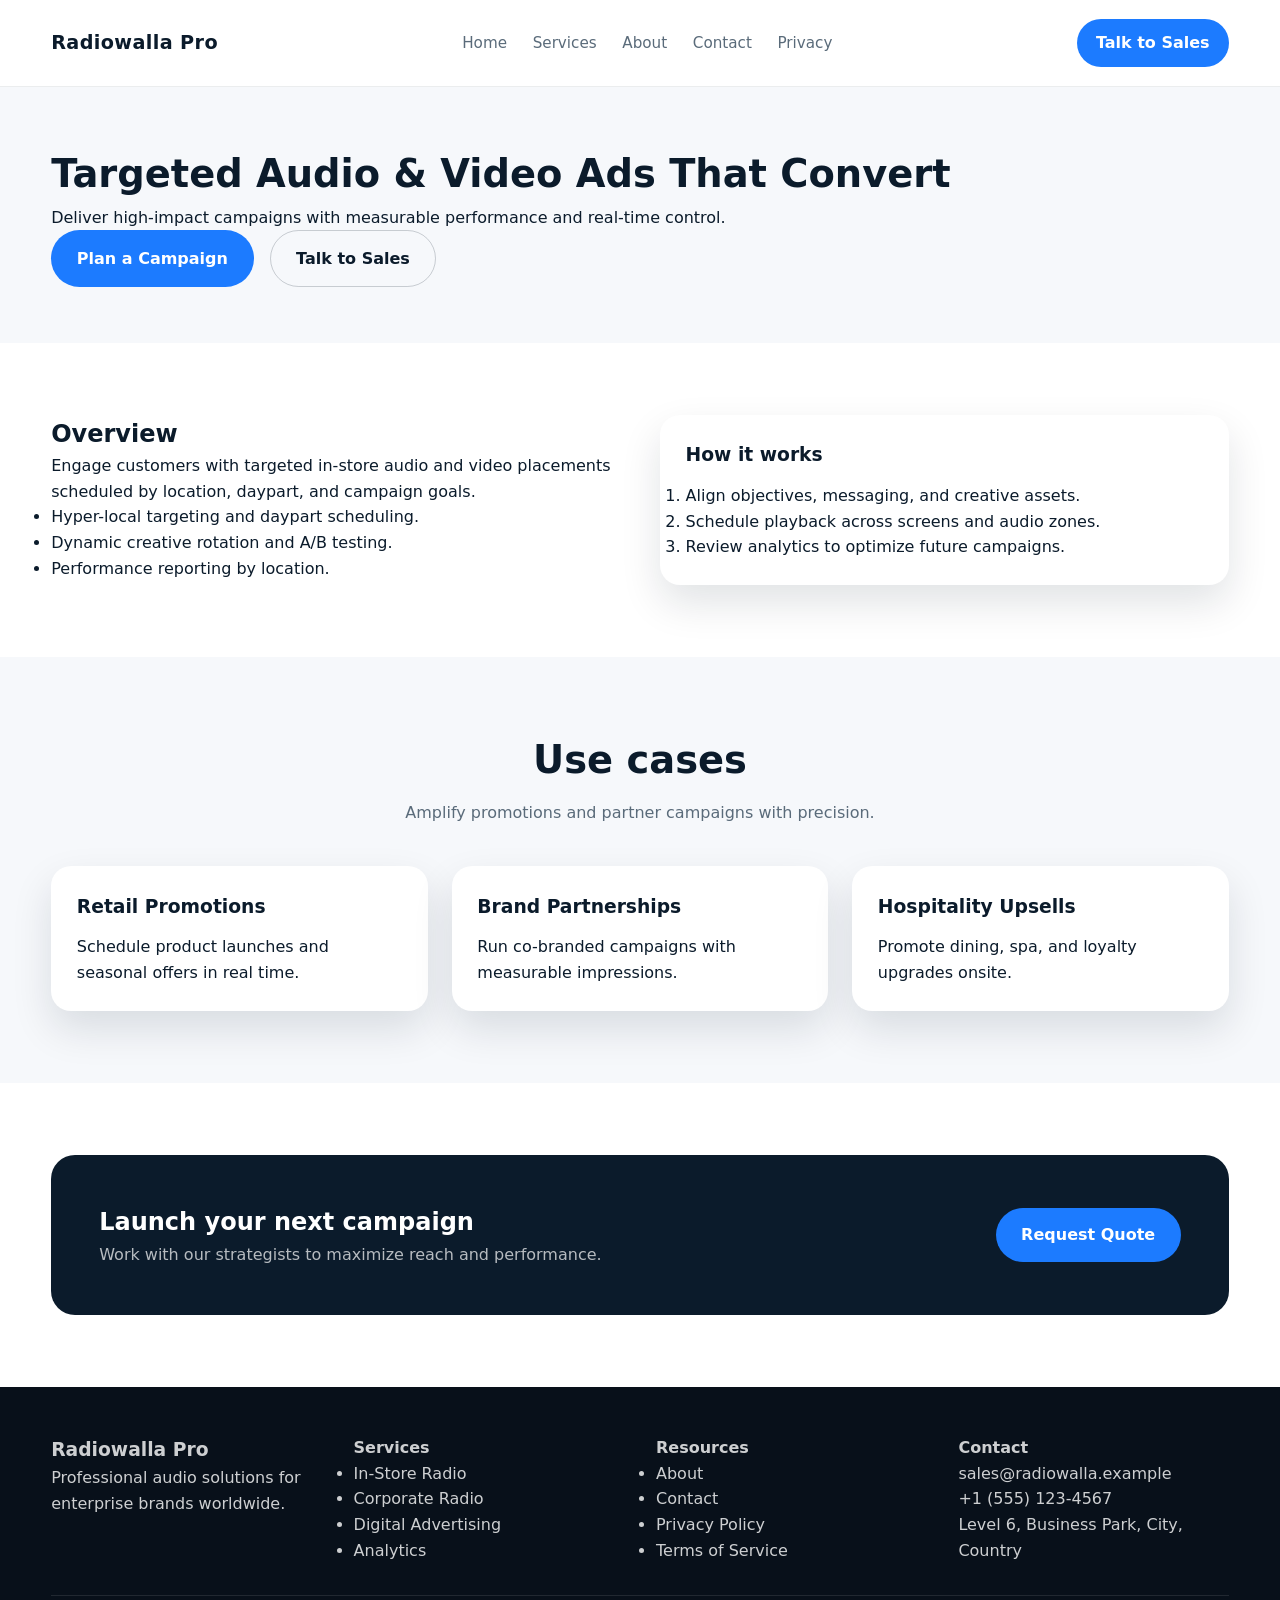
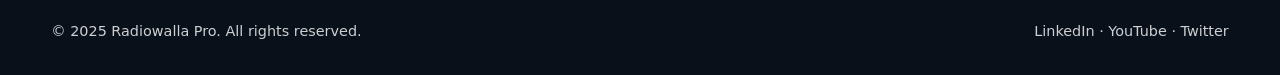
<file: services/digital-advertising.html>
<!DOCTYPE html>
<html lang="en">
  <head>
    <meta charset="UTF-8" />
    <meta name="viewport" content="width=device-width, initial-scale=1.0" />
    <title>Digital Audio & Video Advertising | Radiowalla Pro</title>
    <link rel="stylesheet" href="../styles.css" />
  </head>
  <body>
    <header>
      <div class="container nav">
        <div class="logo">Radiowalla Pro</div>
        <nav class="nav-links">
          <a href="../index.html">Home</a>
          <a href="in-store-radio.html">Services</a>
          <a href="../about.html">About</a>
          <a href="../contact.html">Contact</a>
          <a href="../privacy.html">Privacy</a>
        </nav>
        <a class="nav-cta" href="../contact.html">Talk to Sales</a>
        <button class="menu-toggle" aria-label="Toggle navigation">Menu</button>
      </div>
    </header>

    <section class="page-hero">
      <div class="container">
        <h1>Targeted Audio & Video Ads That Convert</h1>
        <p>Deliver high-impact campaigns with measurable performance and real-time control.</p>
        <div class="button-group">
          <a class="btn-primary" href="../contact.html">Plan a Campaign</a>
          <a class="btn-secondary" href="../contact.html">Talk to Sales</a>
        </div>
      </div>
    </section>

    <section class="section">
      <div class="container two-column">
        <div>
          <h2>Overview</h2>
          <p>
            Engage customers with targeted in-store audio and video placements scheduled
            by location, daypart, and campaign goals.
          </p>
          <ul>
            <li>Hyper-local targeting and daypart scheduling.</li>
            <li>Dynamic creative rotation and A/B testing.</li>
            <li>Performance reporting by location.</li>
          </ul>
        </div>
        <div class="card">
          <h3>How it works</h3>
          <ol>
            <li>Align objectives, messaging, and creative assets.</li>
            <li>Schedule playback across screens and audio zones.</li>
            <li>Review analytics to optimize future campaigns.</li>
          </ol>
        </div>
      </div>
    </section>

    <section class="section metrics">
      <div class="container section-title">
        <h2>Use cases</h2>
        <p>Amplify promotions and partner campaigns with precision.</p>
      </div>
      <div class="container card-grid">
        <div class="card">
          <h3>Retail Promotions</h3>
          <p>Schedule product launches and seasonal offers in real time.</p>
        </div>
        <div class="card">
          <h3>Brand Partnerships</h3>
          <p>Run co-branded campaigns with measurable impressions.</p>
        </div>
        <div class="card">
          <h3>Hospitality Upsells</h3>
          <p>Promote dining, spa, and loyalty upgrades onsite.</p>
        </div>
      </div>
    </section>

    <section class="section">
      <div class="container cta-banner">
        <div>
          <h2>Launch your next campaign</h2>
          <p>Work with our strategists to maximize reach and performance.</p>
        </div>
        <a class="btn-primary" href="../contact.html">Request Quote</a>
      </div>
    </section>

    <footer>
      <div class="container footer-grid">
        <div>
          <h3>Radiowalla Pro</h3>
          <p>Professional audio solutions for enterprise brands worldwide.</p>
        </div>
        <div>
          <h4>Services</h4>
          <ul>
            <li><a href="in-store-radio.html">In‑Store Radio</a></li>
            <li><a href="corporate-radio.html">Corporate Radio</a></li>
            <li><a href="digital-advertising.html">Digital Advertising</a></li>
            <li><a href="analytics.html">Analytics</a></li>
          </ul>
        </div>
        <div>
          <h4>Resources</h4>
          <ul>
            <li><a href="../about.html">About</a></li>
            <li><a href="../contact.html">Contact</a></li>
            <li><a href="../privacy.html">Privacy Policy</a></li>
            <li><a href="../terms.html">Terms of Service</a></li>
          </ul>
        </div>
        <div>
          <h4>Contact</h4>
          <p>sales@radiowalla.example</p>
          <p>+1 (555) 123‑4567</p>
          <p>Level 6, Business Park, City, Country</p>
        </div>
      </div>
      <div class="container footer-bottom">
        <span>© 2025 Radiowalla Pro. All rights reserved.</span>
        <span>LinkedIn · YouTube · Twitter</span>
      </div>
    </footer>

    <script src="../script.js"></script>
  </body>
</html>
</file>
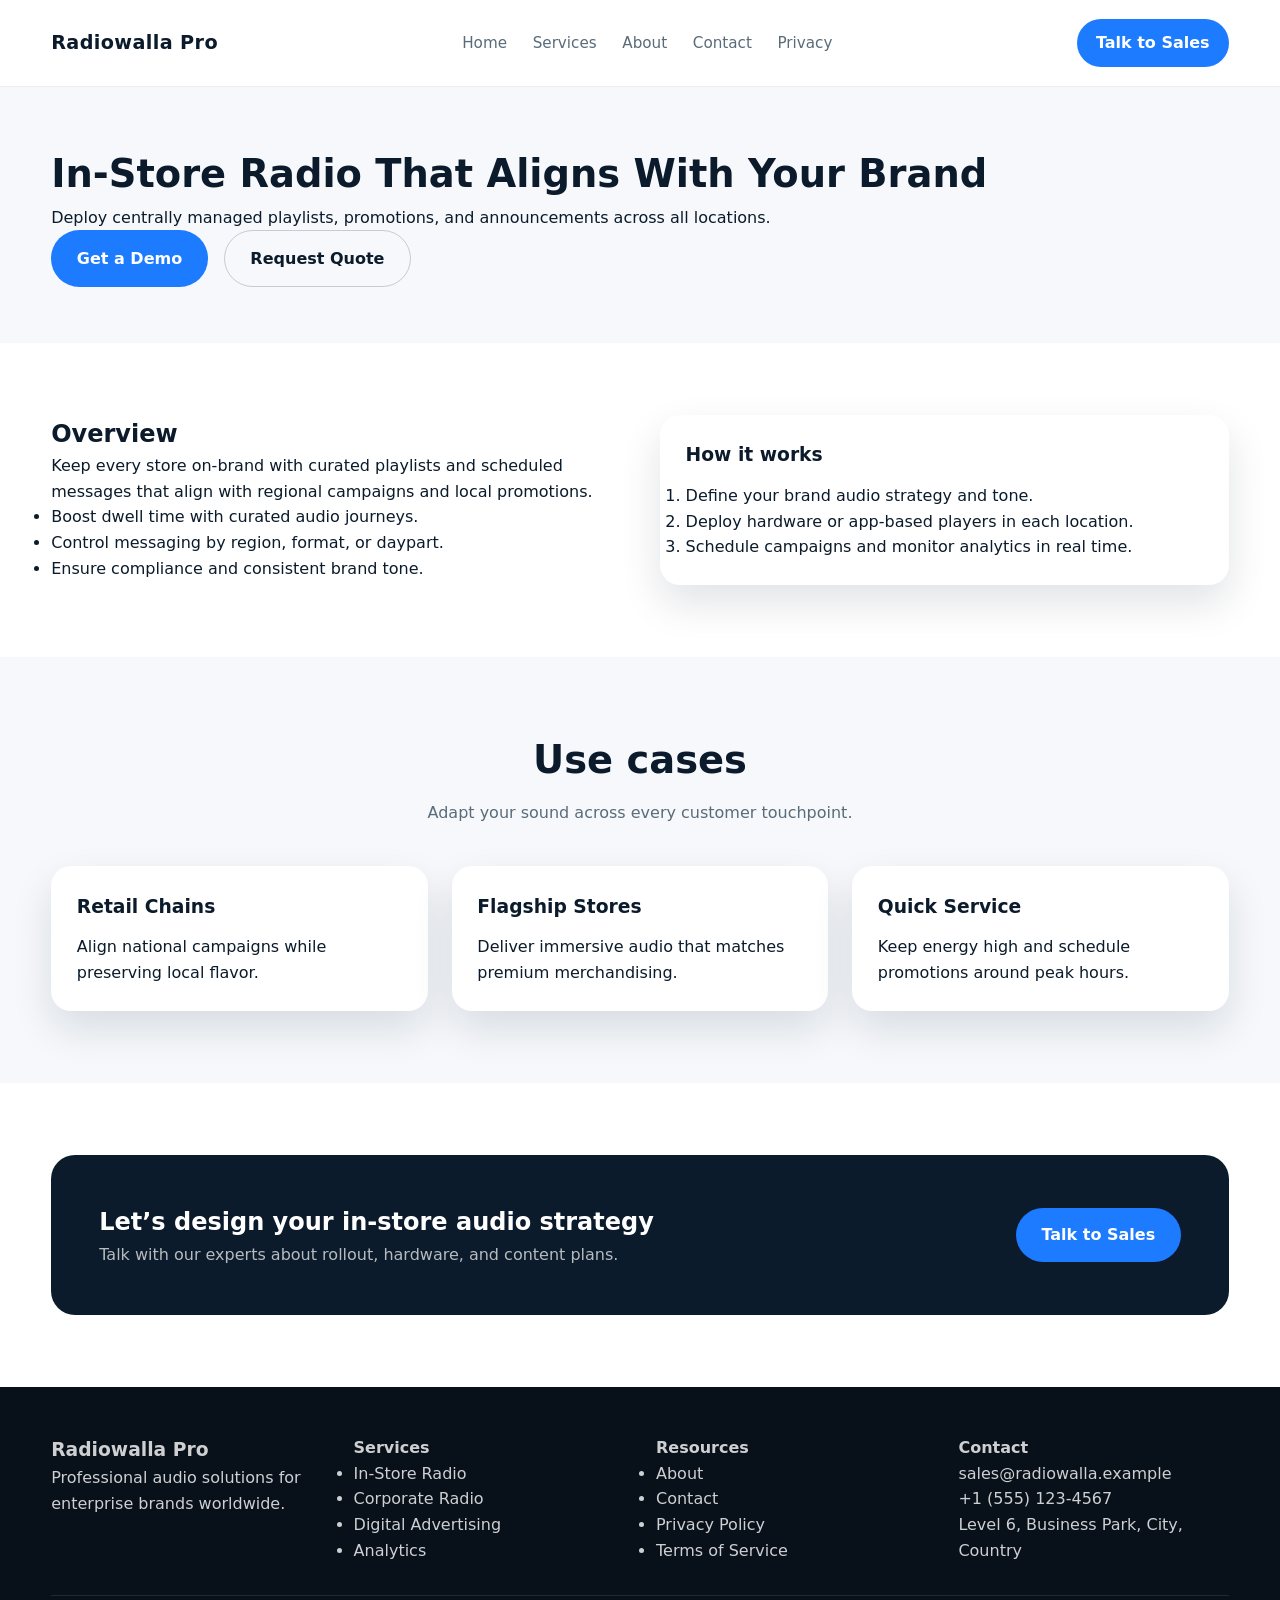
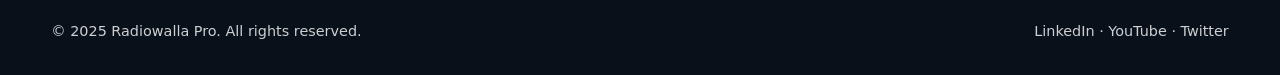
<file: services/in-store-radio.html>
<!DOCTYPE html>
<html lang="en">
  <head>
    <meta charset="UTF-8" />
    <meta name="viewport" content="width=device-width, initial-scale=1.0" />
    <title>In‑Store Radio Solutions | Radiowalla Pro</title>
    <link rel="stylesheet" href="../styles.css" />
  </head>
  <body>
    <header>
      <div class="container nav">
        <div class="logo">Radiowalla Pro</div>
        <nav class="nav-links">
          <a href="../index.html">Home</a>
          <a href="in-store-radio.html">Services</a>
          <a href="../about.html">About</a>
          <a href="../contact.html">Contact</a>
          <a href="../privacy.html">Privacy</a>
        </nav>
        <a class="nav-cta" href="../contact.html">Talk to Sales</a>
        <button class="menu-toggle" aria-label="Toggle navigation">Menu</button>
      </div>
    </header>

    <section class="page-hero">
      <div class="container">
        <h1>In‑Store Radio That Aligns With Your Brand</h1>
        <p>Deploy centrally managed playlists, promotions, and announcements across all locations.</p>
        <div class="button-group">
          <a class="btn-primary" href="../contact.html">Get a Demo</a>
          <a class="btn-secondary" href="../contact.html">Request Quote</a>
        </div>
      </div>
    </section>

    <section class="section">
      <div class="container two-column">
        <div>
          <h2>Overview</h2>
          <p>
            Keep every store on-brand with curated playlists and scheduled messages that align
            with regional campaigns and local promotions.
          </p>
          <ul>
            <li>Boost dwell time with curated audio journeys.</li>
            <li>Control messaging by region, format, or daypart.</li>
            <li>Ensure compliance and consistent brand tone.</li>
          </ul>
        </div>
        <div class="card">
          <h3>How it works</h3>
          <ol>
            <li>Define your brand audio strategy and tone.</li>
            <li>Deploy hardware or app-based players in each location.</li>
            <li>Schedule campaigns and monitor analytics in real time.</li>
          </ol>
        </div>
      </div>
    </section>

    <section class="section metrics">
      <div class="container section-title">
        <h2>Use cases</h2>
        <p>Adapt your sound across every customer touchpoint.</p>
      </div>
      <div class="container card-grid">
        <div class="card">
          <h3>Retail Chains</h3>
          <p>Align national campaigns while preserving local flavor.</p>
        </div>
        <div class="card">
          <h3>Flagship Stores</h3>
          <p>Deliver immersive audio that matches premium merchandising.</p>
        </div>
        <div class="card">
          <h3>Quick Service</h3>
          <p>Keep energy high and schedule promotions around peak hours.</p>
        </div>
      </div>
    </section>

    <section class="section">
      <div class="container cta-banner">
        <div>
          <h2>Let’s design your in‑store audio strategy</h2>
          <p>Talk with our experts about rollout, hardware, and content plans.</p>
        </div>
        <a class="btn-primary" href="../contact.html">Talk to Sales</a>
      </div>
    </section>

    <footer>
      <div class="container footer-grid">
        <div>
          <h3>Radiowalla Pro</h3>
          <p>Professional audio solutions for enterprise brands worldwide.</p>
        </div>
        <div>
          <h4>Services</h4>
          <ul>
            <li><a href="in-store-radio.html">In‑Store Radio</a></li>
            <li><a href="corporate-radio.html">Corporate Radio</a></li>
            <li><a href="digital-advertising.html">Digital Advertising</a></li>
            <li><a href="analytics.html">Analytics</a></li>
          </ul>
        </div>
        <div>
          <h4>Resources</h4>
          <ul>
            <li><a href="../about.html">About</a></li>
            <li><a href="../contact.html">Contact</a></li>
            <li><a href="../privacy.html">Privacy Policy</a></li>
            <li><a href="../terms.html">Terms of Service</a></li>
          </ul>
        </div>
        <div>
          <h4>Contact</h4>
          <p>sales@radiowalla.example</p>
          <p>+1 (555) 123‑4567</p>
          <p>Level 6, Business Park, City, Country</p>
        </div>
      </div>
      <div class="container footer-bottom">
        <span>© 2025 Radiowalla Pro. All rights reserved.</span>
        <span>LinkedIn · YouTube · Twitter</span>
      </div>
    </footer>

    <script src="../script.js"></script>
  </body>
</html>
</file>
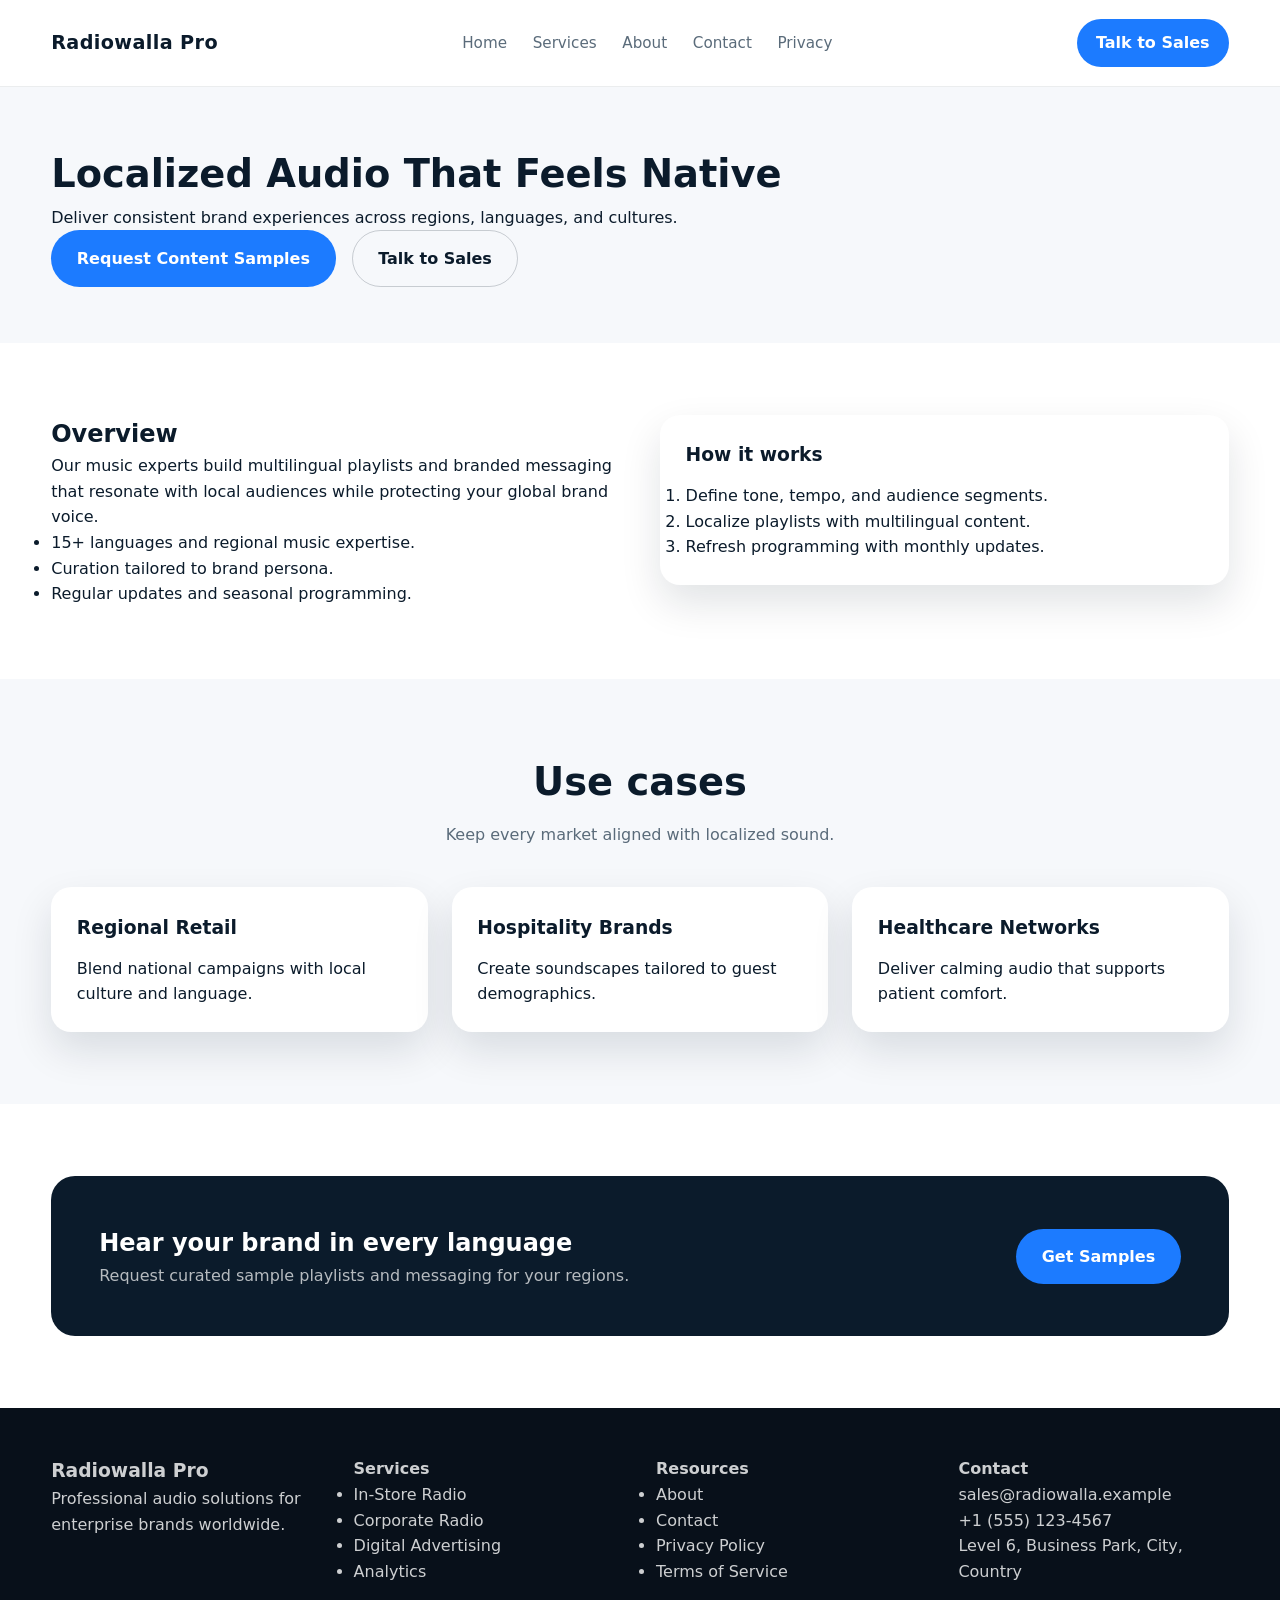
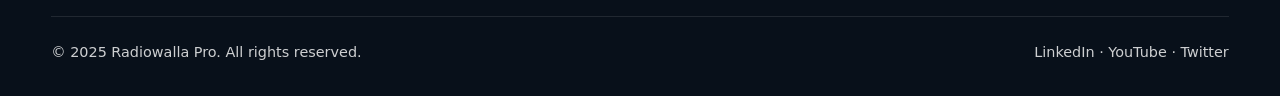
<file: services/multilingual-content.html>
<!DOCTYPE html>
<html lang="en">
  <head>
    <meta charset="UTF-8" />
    <meta name="viewport" content="width=device-width, initial-scale=1.0" />
    <title>Multilingual Content & Expert Curation | Radiowalla Pro</title>
    <link rel="stylesheet" href="../styles.css" />
  </head>
  <body>
    <header>
      <div class="container nav">
        <div class="logo">Radiowalla Pro</div>
        <nav class="nav-links">
          <a href="../index.html">Home</a>
          <a href="in-store-radio.html">Services</a>
          <a href="../about.html">About</a>
          <a href="../contact.html">Contact</a>
          <a href="../privacy.html">Privacy</a>
        </nav>
        <a class="nav-cta" href="../contact.html">Talk to Sales</a>
        <button class="menu-toggle" aria-label="Toggle navigation">Menu</button>
      </div>
    </header>

    <section class="page-hero">
      <div class="container">
        <h1>Localized Audio That Feels Native</h1>
        <p>Deliver consistent brand experiences across regions, languages, and cultures.</p>
        <div class="button-group">
          <a class="btn-primary" href="../contact.html">Request Content Samples</a>
          <a class="btn-secondary" href="../contact.html">Talk to Sales</a>
        </div>
      </div>
    </section>

    <section class="section">
      <div class="container two-column">
        <div>
          <h2>Overview</h2>
          <p>
            Our music experts build multilingual playlists and branded messaging that
            resonate with local audiences while protecting your global brand voice.
          </p>
          <ul>
            <li>15+ languages and regional music expertise.</li>
            <li>Curation tailored to brand persona.</li>
            <li>Regular updates and seasonal programming.</li>
          </ul>
        </div>
        <div class="card">
          <h3>How it works</h3>
          <ol>
            <li>Define tone, tempo, and audience segments.</li>
            <li>Localize playlists with multilingual content.</li>
            <li>Refresh programming with monthly updates.</li>
          </ol>
        </div>
      </div>
    </section>

    <section class="section metrics">
      <div class="container section-title">
        <h2>Use cases</h2>
        <p>Keep every market aligned with localized sound.</p>
      </div>
      <div class="container card-grid">
        <div class="card">
          <h3>Regional Retail</h3>
          <p>Blend national campaigns with local culture and language.</p>
        </div>
        <div class="card">
          <h3>Hospitality Brands</h3>
          <p>Create soundscapes tailored to guest demographics.</p>
        </div>
        <div class="card">
          <h3>Healthcare Networks</h3>
          <p>Deliver calming audio that supports patient comfort.</p>
        </div>
      </div>
    </section>

    <section class="section">
      <div class="container cta-banner">
        <div>
          <h2>Hear your brand in every language</h2>
          <p>Request curated sample playlists and messaging for your regions.</p>
        </div>
        <a class="btn-primary" href="../contact.html">Get Samples</a>
      </div>
    </section>

    <footer>
      <div class="container footer-grid">
        <div>
          <h3>Radiowalla Pro</h3>
          <p>Professional audio solutions for enterprise brands worldwide.</p>
        </div>
        <div>
          <h4>Services</h4>
          <ul>
            <li><a href="in-store-radio.html">In‑Store Radio</a></li>
            <li><a href="corporate-radio.html">Corporate Radio</a></li>
            <li><a href="digital-advertising.html">Digital Advertising</a></li>
            <li><a href="analytics.html">Analytics</a></li>
          </ul>
        </div>
        <div>
          <h4>Resources</h4>
          <ul>
            <li><a href="../about.html">About</a></li>
            <li><a href="../contact.html">Contact</a></li>
            <li><a href="../privacy.html">Privacy Policy</a></li>
            <li><a href="../terms.html">Terms of Service</a></li>
          </ul>
        </div>
        <div>
          <h4>Contact</h4>
          <p>sales@radiowalla.example</p>
          <p>+1 (555) 123‑4567</p>
          <p>Level 6, Business Park, City, Country</p>
        </div>
      </div>
      <div class="container footer-bottom">
        <span>© 2025 Radiowalla Pro. All rights reserved.</span>
        <span>LinkedIn · YouTube · Twitter</span>
      </div>
    </footer>

    <script src="../script.js"></script>
  </body>
</html>
</file>
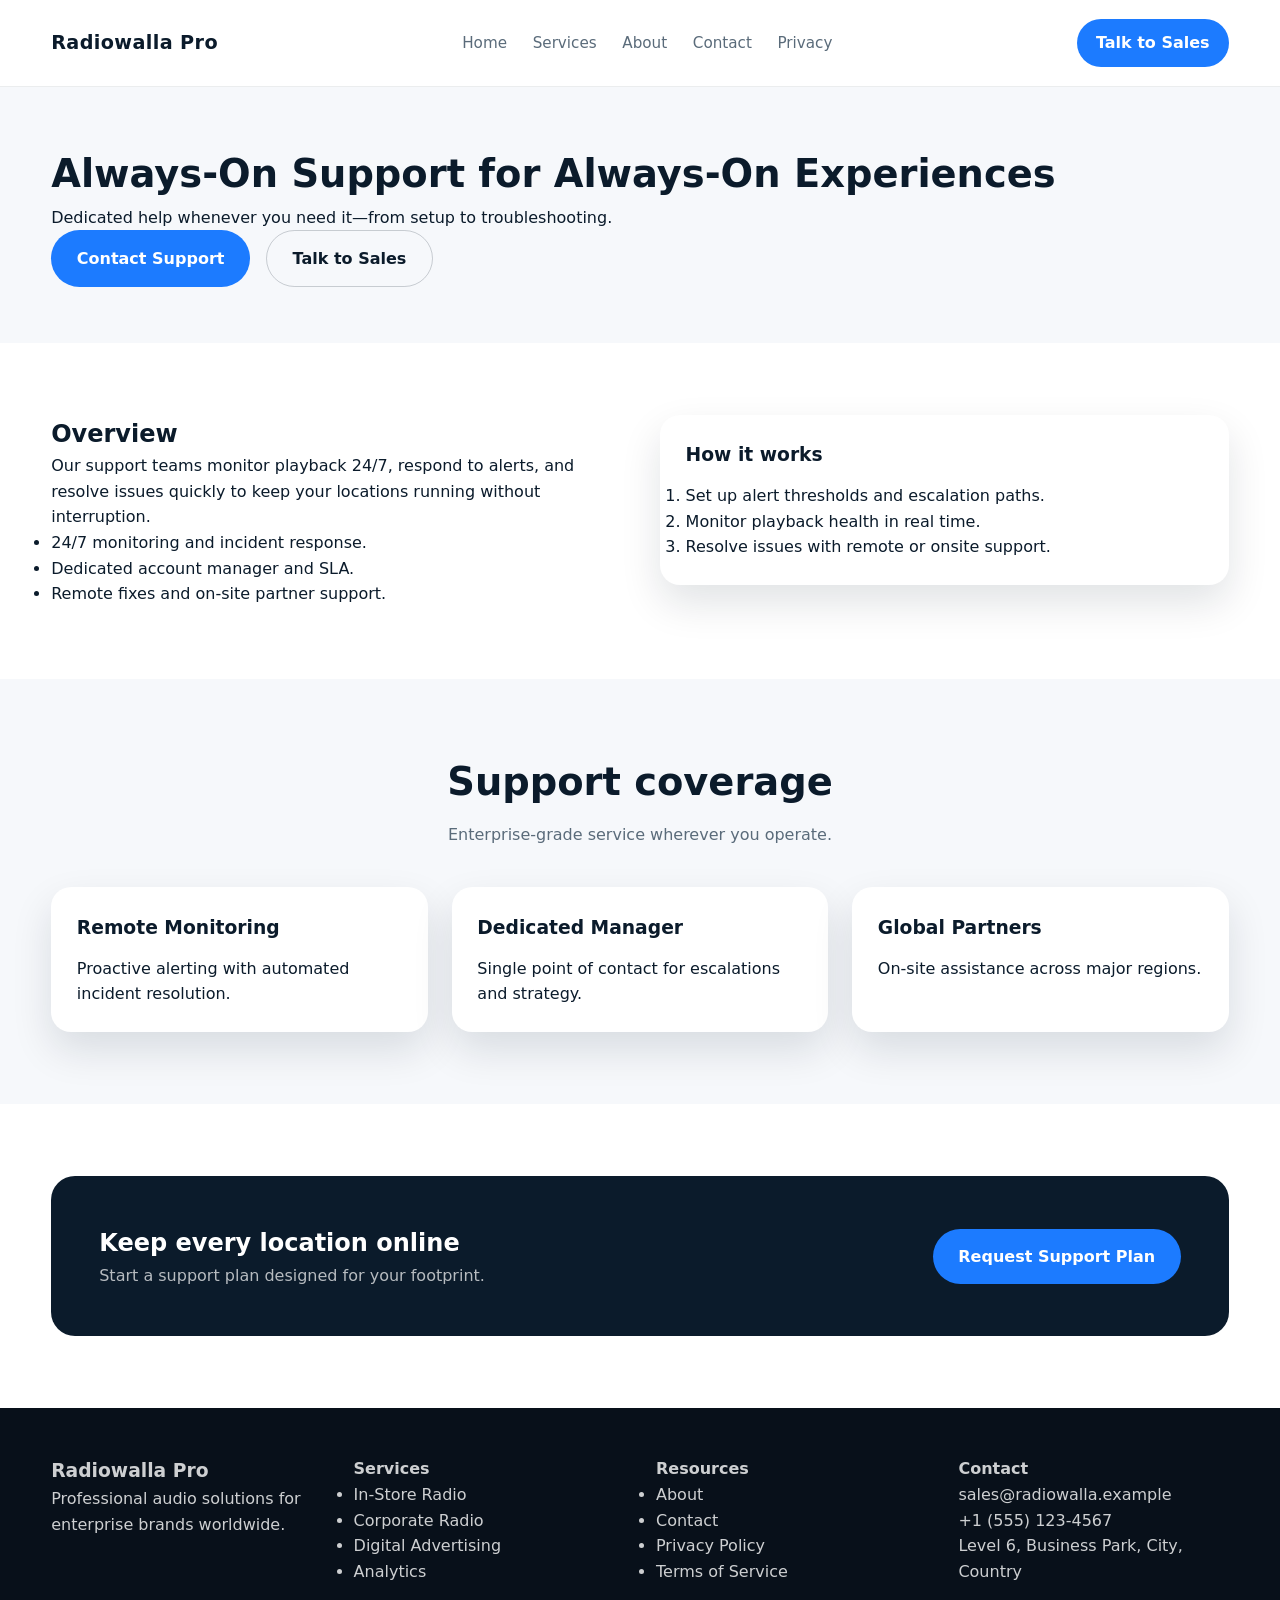
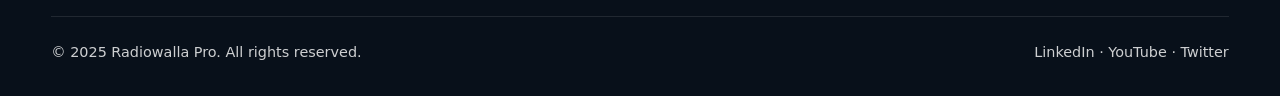
<file: services/support.html>
<!DOCTYPE html>
<html lang="en">
  <head>
    <meta charset="UTF-8" />
    <meta name="viewport" content="width=device-width, initial-scale=1.0" />
    <title>24/7 Support | Radiowalla Pro</title>
    <link rel="stylesheet" href="../styles.css" />
  </head>
  <body>
    <header>
      <div class="container nav">
        <div class="logo">Radiowalla Pro</div>
        <nav class="nav-links">
          <a href="../index.html">Home</a>
          <a href="in-store-radio.html">Services</a>
          <a href="../about.html">About</a>
          <a href="../contact.html">Contact</a>
          <a href="../privacy.html">Privacy</a>
        </nav>
        <a class="nav-cta" href="../contact.html">Talk to Sales</a>
        <button class="menu-toggle" aria-label="Toggle navigation">Menu</button>
      </div>
    </header>

    <section class="page-hero">
      <div class="container">
        <h1>Always‑On Support for Always‑On Experiences</h1>
        <p>Dedicated help whenever you need it—from setup to troubleshooting.</p>
        <div class="button-group">
          <a class="btn-primary" href="../contact.html">Contact Support</a>
          <a class="btn-secondary" href="../contact.html">Talk to Sales</a>
        </div>
      </div>
    </section>

    <section class="section">
      <div class="container two-column">
        <div>
          <h2>Overview</h2>
          <p>
            Our support teams monitor playback 24/7, respond to alerts, and resolve issues
            quickly to keep your locations running without interruption.
          </p>
          <ul>
            <li>24/7 monitoring and incident response.</li>
            <li>Dedicated account manager and SLA.</li>
            <li>Remote fixes and on-site partner support.</li>
          </ul>
        </div>
        <div class="card">
          <h3>How it works</h3>
          <ol>
            <li>Set up alert thresholds and escalation paths.</li>
            <li>Monitor playback health in real time.</li>
            <li>Resolve issues with remote or onsite support.</li>
          </ol>
        </div>
      </div>
    </section>

    <section class="section metrics">
      <div class="container section-title">
        <h2>Support coverage</h2>
        <p>Enterprise-grade service wherever you operate.</p>
      </div>
      <div class="container card-grid">
        <div class="card">
          <h3>Remote Monitoring</h3>
          <p>Proactive alerting with automated incident resolution.</p>
        </div>
        <div class="card">
          <h3>Dedicated Manager</h3>
          <p>Single point of contact for escalations and strategy.</p>
        </div>
        <div class="card">
          <h3>Global Partners</h3>
          <p>On-site assistance across major regions.</p>
        </div>
      </div>
    </section>

    <section class="section">
      <div class="container cta-banner">
        <div>
          <h2>Keep every location online</h2>
          <p>Start a support plan designed for your footprint.</p>
        </div>
        <a class="btn-primary" href="../contact.html">Request Support Plan</a>
      </div>
    </section>

    <footer>
      <div class="container footer-grid">
        <div>
          <h3>Radiowalla Pro</h3>
          <p>Professional audio solutions for enterprise brands worldwide.</p>
        </div>
        <div>
          <h4>Services</h4>
          <ul>
            <li><a href="in-store-radio.html">In‑Store Radio</a></li>
            <li><a href="corporate-radio.html">Corporate Radio</a></li>
            <li><a href="digital-advertising.html">Digital Advertising</a></li>
            <li><a href="analytics.html">Analytics</a></li>
          </ul>
        </div>
        <div>
          <h4>Resources</h4>
          <ul>
            <li><a href="../about.html">About</a></li>
            <li><a href="../contact.html">Contact</a></li>
            <li><a href="../privacy.html">Privacy Policy</a></li>
            <li><a href="../terms.html">Terms of Service</a></li>
          </ul>
        </div>
        <div>
          <h4>Contact</h4>
          <p>sales@radiowalla.example</p>
          <p>+1 (555) 123‑4567</p>
          <p>Level 6, Business Park, City, Country</p>
        </div>
      </div>
      <div class="container footer-bottom">
        <span>© 2025 Radiowalla Pro. All rights reserved.</span>
        <span>LinkedIn · YouTube · Twitter</span>
      </div>
    </footer>

    <script src="../script.js"></script>
  </body>
</html>
</file>
<file: styles.css>
:root {
  --navy: #0b1b2b;
  --blue: #1c7bff;
  --teal: #12c2b9;
  --light: #f6f8fb;
  --gray: #5a6b7a;
  --white: #ffffff;
  --shadow: 0 18px 40px rgba(11, 27, 43, 0.12);
}

* {
  box-sizing: border-box;
  margin: 0;
  padding: 0;
}

body {
  font-family: "Inter", "Segoe UI", system-ui, sans-serif;
  color: var(--navy);
  background: var(--white);
  line-height: 1.6;
}

img {
  max-width: 100%;
  display: block;
}

a {
  color: inherit;
  text-decoration: none;
}

.container {
  width: min(1200px, 92vw);
  margin: 0 auto;
}

header {
  background: var(--white);
  position: sticky;
  top: 0;
  z-index: 20;
  border-bottom: 1px solid rgba(11, 27, 43, 0.08);
}

.nav {
  display: flex;
  align-items: center;
  justify-content: space-between;
  padding: 1.2rem 0;
}

.logo {
  font-weight: 700;
  font-size: 1.2rem;
  letter-spacing: 0.02em;
}

.nav-links {
  display: flex;
  gap: 1.6rem;
  align-items: center;
}

.nav-links a {
  font-size: 0.95rem;
  color: var(--gray);
}

.nav-cta {
  background: var(--blue);
  color: var(--white);
  padding: 0.7rem 1.2rem;
  border-radius: 999px;
  font-weight: 600;
}

.menu-toggle {
  display: none;
  border: 1px solid rgba(11, 27, 43, 0.2);
  padding: 0.5rem 0.7rem;
  border-radius: 10px;
  background: var(--white);
}

.hero {
  background: linear-gradient(120deg, rgba(28, 123, 255, 0.12), rgba(18, 194, 185, 0.12));
  padding: 5rem 0 4rem;
}

.hero-grid {
  display: grid;
  grid-template-columns: repeat(2, 1fr);
  gap: 3rem;
  align-items: center;
}

.hero h1 {
  font-size: clamp(2.4rem, 4vw, 3.4rem);
  line-height: 1.15;
}

.hero p {
  margin: 1.2rem 0 2rem;
  color: var(--gray);
}

.button-group {
  display: flex;
  gap: 1rem;
  flex-wrap: wrap;
}

.btn-primary,
.btn-secondary {
  padding: 0.9rem 1.6rem;
  border-radius: 999px;
  font-weight: 600;
  display: inline-flex;
  align-items: center;
  justify-content: center;
}

.btn-primary {
  background: var(--blue);
  color: var(--white);
}

.btn-secondary {
  border: 1px solid rgba(11, 27, 43, 0.2);
  color: var(--navy);
}

.trust-line {
  margin-top: 1.5rem;
  color: var(--gray);
  font-size: 0.95rem;
}

.hero-card {
  background: var(--white);
  padding: 2rem;
  border-radius: 24px;
  box-shadow: var(--shadow);
}

.hero-card h3 {
  margin-bottom: 1rem;
}

.form-grid {
  display: grid;
  gap: 1rem;
}

input,
textarea,
select {
  width: 100%;
  padding: 0.85rem 1rem;
  border: 1px solid rgba(11, 27, 43, 0.15);
  border-radius: 12px;
  font-size: 0.95rem;
}

textarea {
  min-height: 140px;
  resize: vertical;
}

.section {
  padding: 4.5rem 0;
}

.section-title {
  text-align: center;
  margin-bottom: 2.5rem;
}

.section-title h2 {
  font-size: clamp(1.8rem, 3vw, 2.4rem);
  margin-bottom: 0.6rem;
}

.section-title p {
  color: var(--gray);
}

.card-grid {
  display: grid;
  grid-template-columns: repeat(auto-fit, minmax(240px, 1fr));
  gap: 1.5rem;
}

.card {
  background: var(--white);
  border-radius: 20px;
  padding: 1.6rem;
  box-shadow: var(--shadow);
  display: flex;
  flex-direction: column;
  gap: 0.8rem;
}

.card span {
  font-size: 0.85rem;
  text-transform: uppercase;
  letter-spacing: 0.08em;
  color: var(--teal);
  font-weight: 600;
}

.card ul {
  padding-left: 1rem;
  color: var(--gray);
}

.metrics {
  background: var(--light);
}

.metrics-grid {
  display: grid;
  grid-template-columns: repeat(auto-fit, minmax(200px, 1fr));
  gap: 1.5rem;
  text-align: center;
}

.metric strong {
  font-size: 2rem;
  display: block;
}

.cta-banner {
  background: var(--navy);
  color: var(--white);
  padding: 3rem;
  border-radius: 24px;
  display: flex;
  align-items: center;
  justify-content: space-between;
  gap: 2rem;
}

.cta-banner p {
  color: rgba(255, 255, 255, 0.7);
}

footer {
  background: #08101a;
  color: rgba(255, 255, 255, 0.8);
  padding: 3rem 0 2rem;
}

.footer-grid {
  display: grid;
  grid-template-columns: repeat(auto-fit, minmax(200px, 1fr));
  gap: 2rem;
}

footer a {
  color: rgba(255, 255, 255, 0.8);
}

.footer-bottom {
  margin-top: 2rem;
  border-top: 1px solid rgba(255, 255, 255, 0.1);
  padding-top: 1.5rem;
  display: flex;
  flex-wrap: wrap;
  gap: 1rem;
  justify-content: space-between;
  font-size: 0.9rem;
}

.page-hero {
  padding: 3.5rem 0;
  background: var(--light);
}

.page-hero h1 {
  font-size: clamp(2rem, 3vw, 2.8rem);
}

.two-column {
  display: grid;
  grid-template-columns: repeat(2, 1fr);
  gap: 2.5rem;
  align-items: start;
}

.badge-row {
  display: flex;
  gap: 0.8rem;
  flex-wrap: wrap;
}

.badge {
  background: rgba(28, 123, 255, 0.12);
  color: var(--blue);
  padding: 0.35rem 0.75rem;
  border-radius: 999px;
  font-size: 0.85rem;
  font-weight: 600;
}

@media (max-width: 900px) {
  .hero-grid,
  .two-column {
    grid-template-columns: 1fr;
  }

  .cta-banner {
    flex-direction: column;
    text-align: center;
  }

  .nav-links {
    position: absolute;
    top: 72px;
    right: 0;
    background: var(--white);
    flex-direction: column;
    padding: 1.2rem;
    width: min(280px, 90vw);
    box-shadow: var(--shadow);
    transform: translateY(-130%);
    transition: transform 0.2s ease;
  }

  .nav-links.open {
    transform: translateY(0);
  }

  .menu-toggle {
    display: inline-flex;
  }
}

@media (max-width: 600px) {
  .hero {
    padding: 3.5rem 0 3rem;
  }

  .button-group {
    flex-direction: column;
    align-items: stretch;
  }
}
</file>
